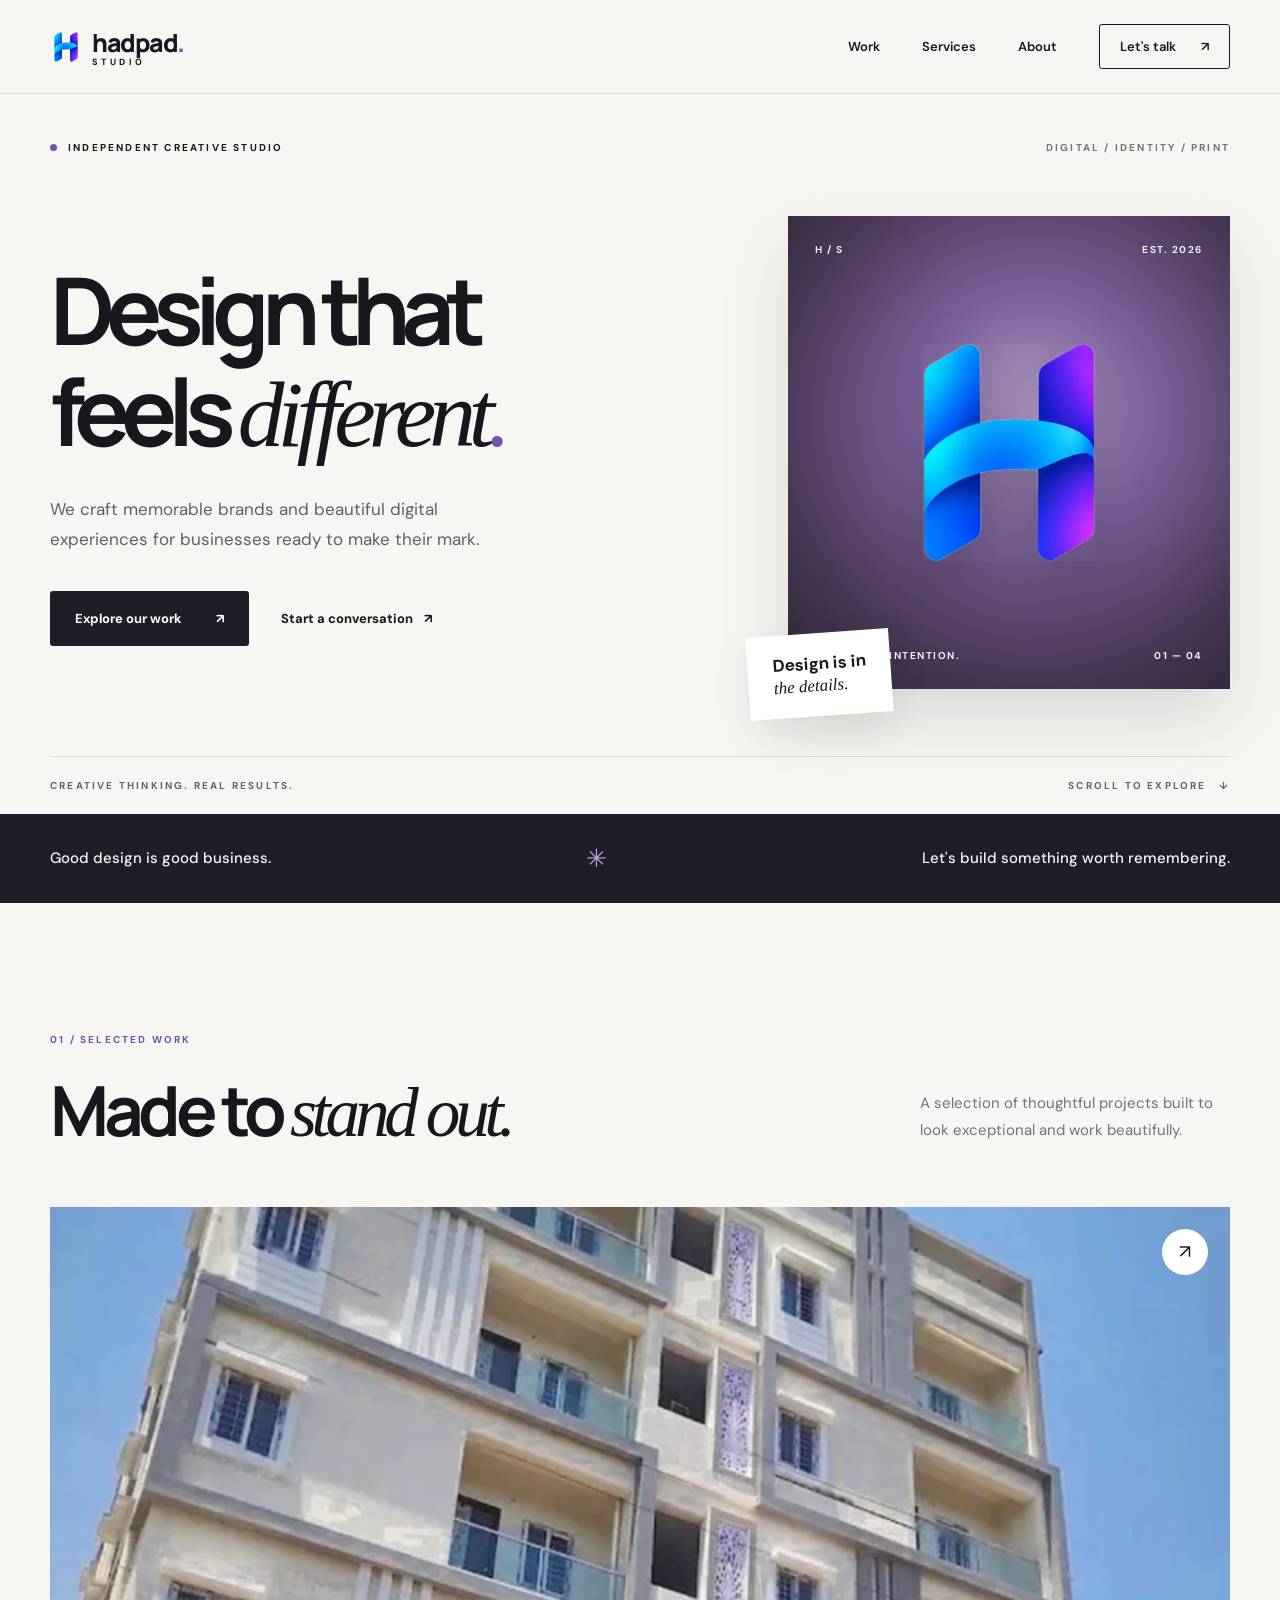
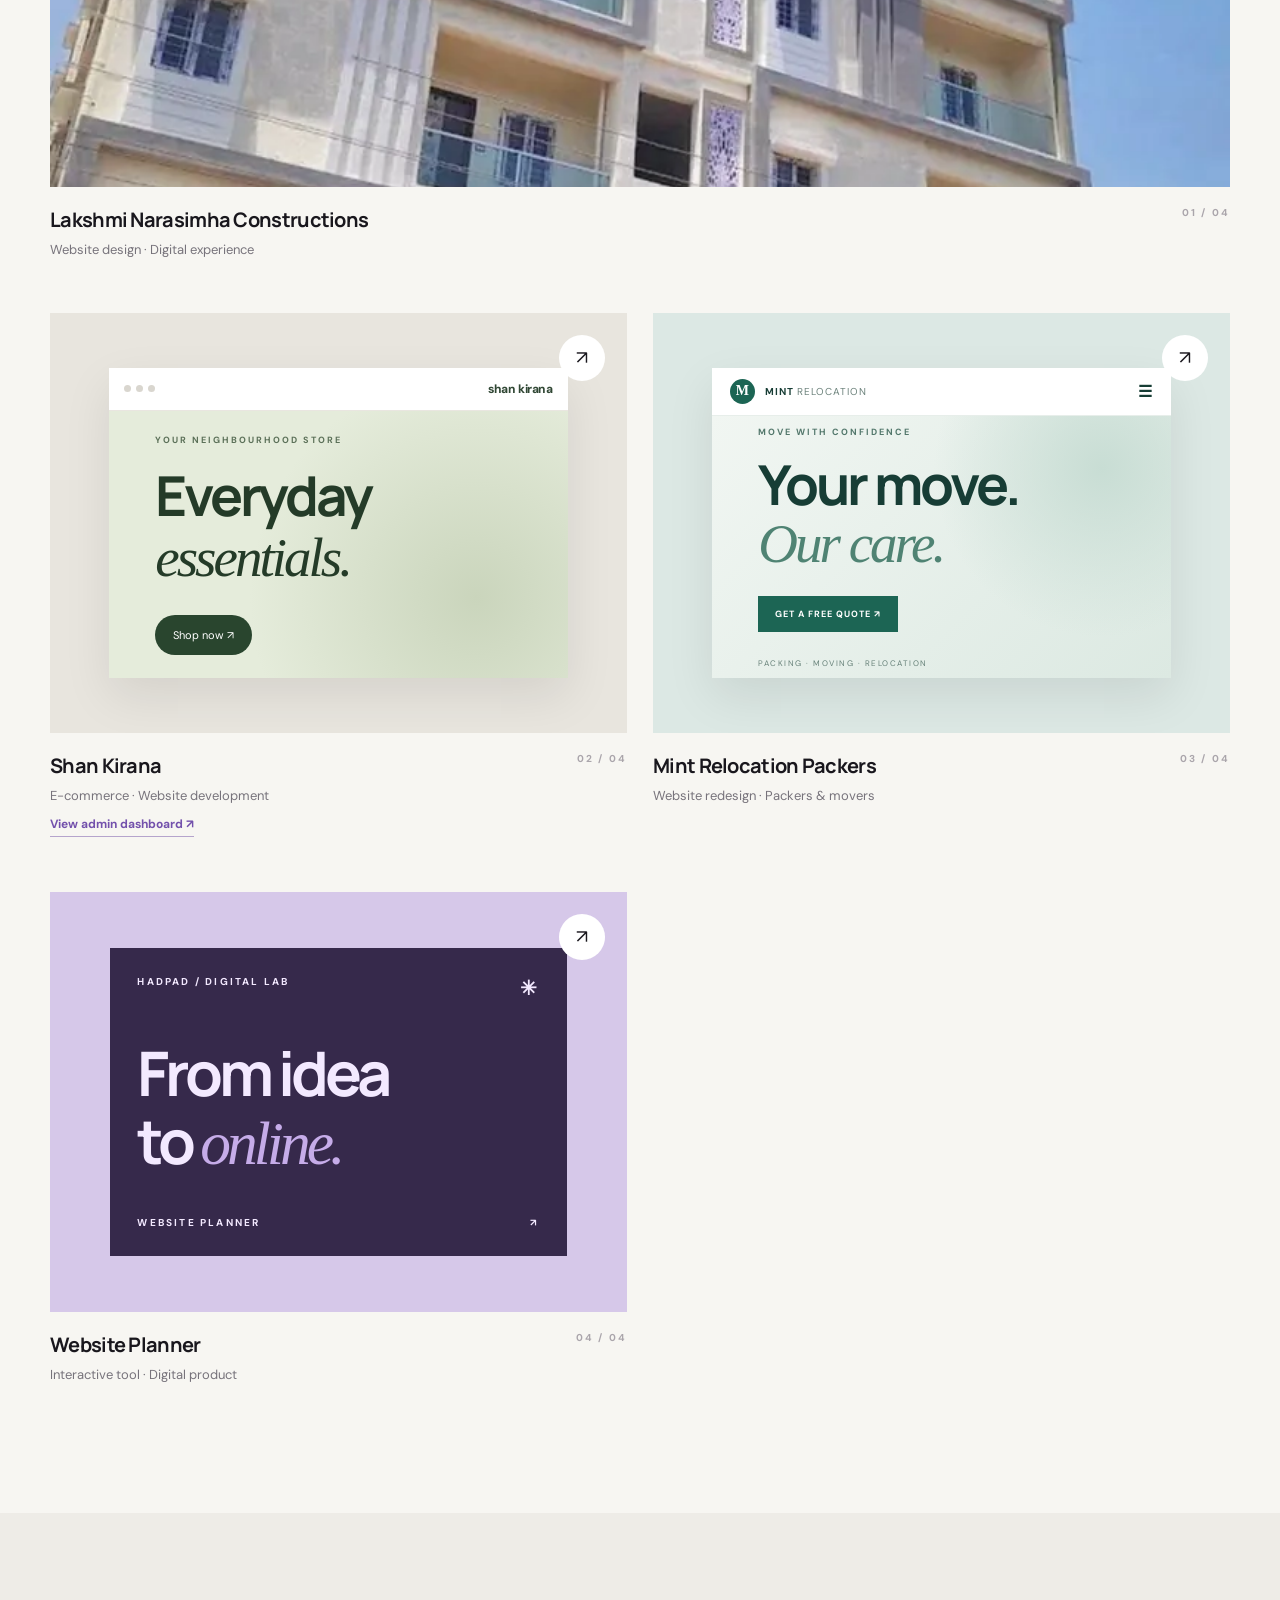
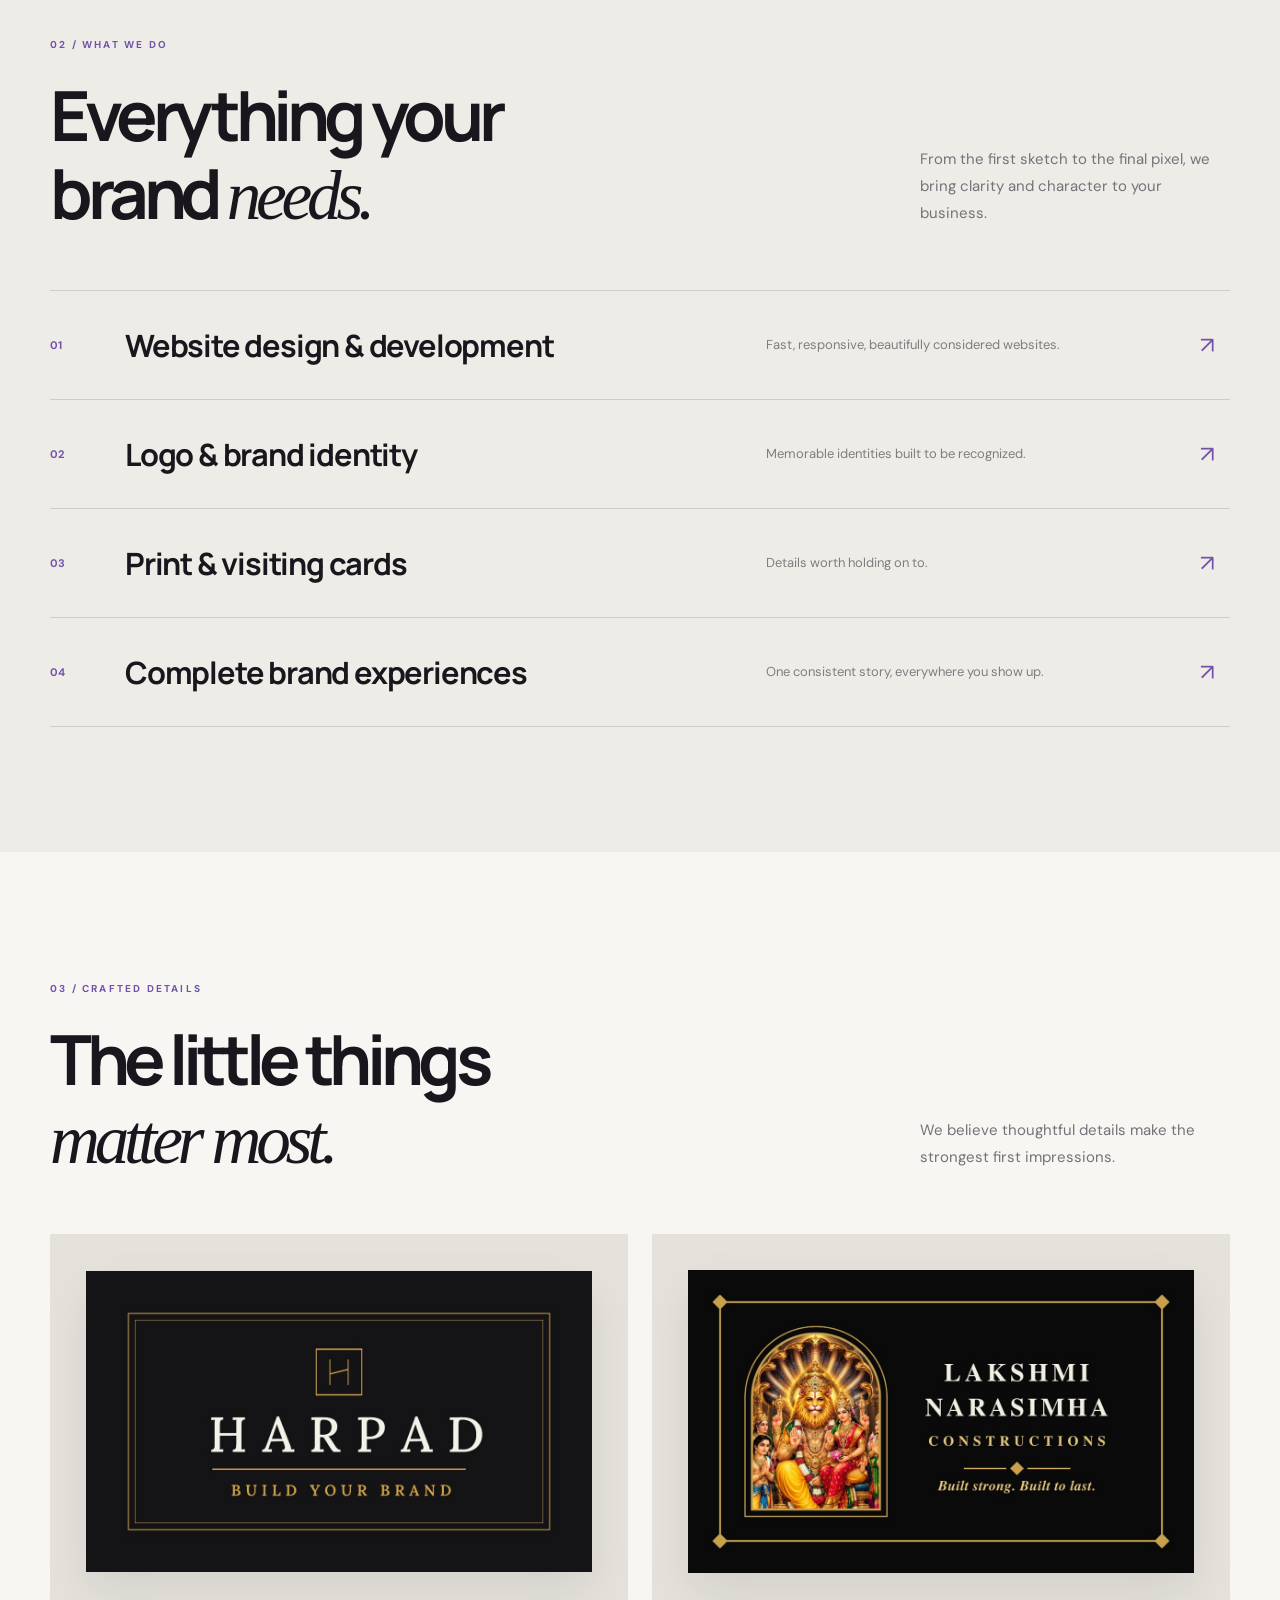
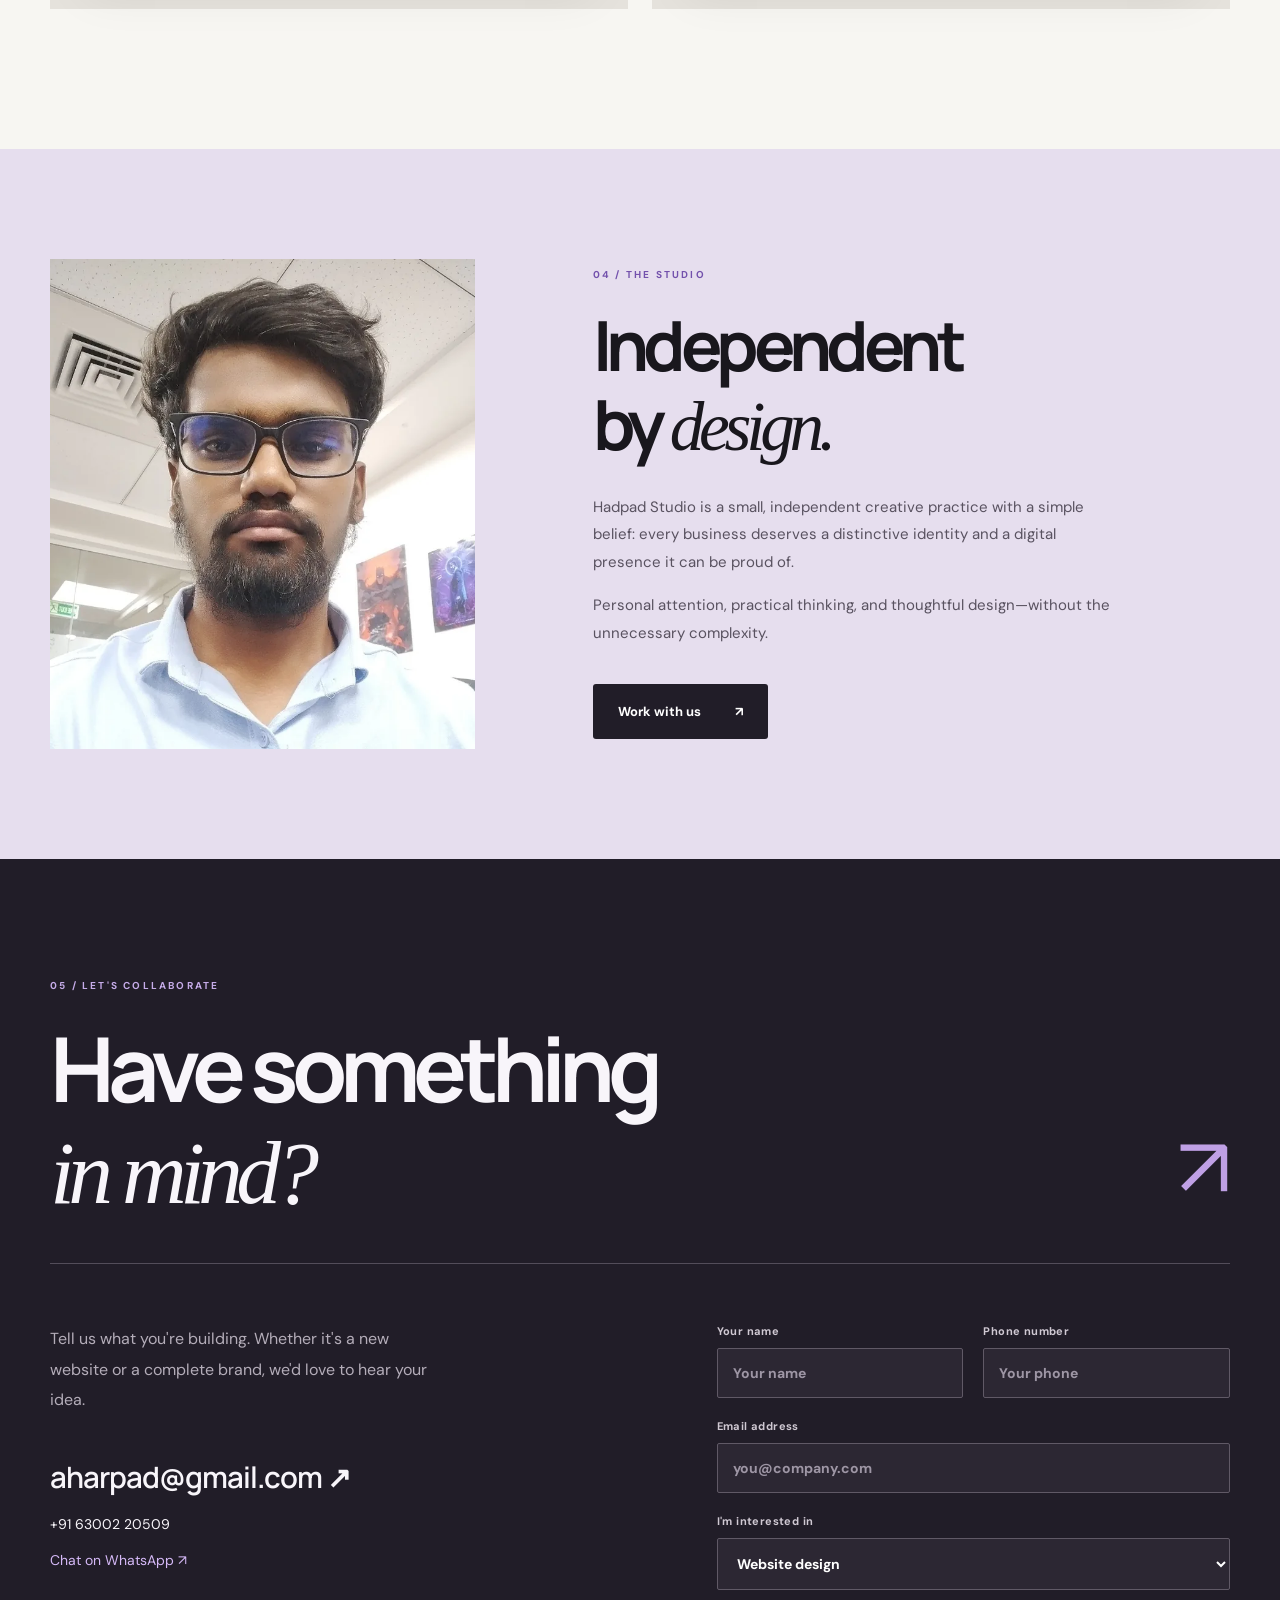
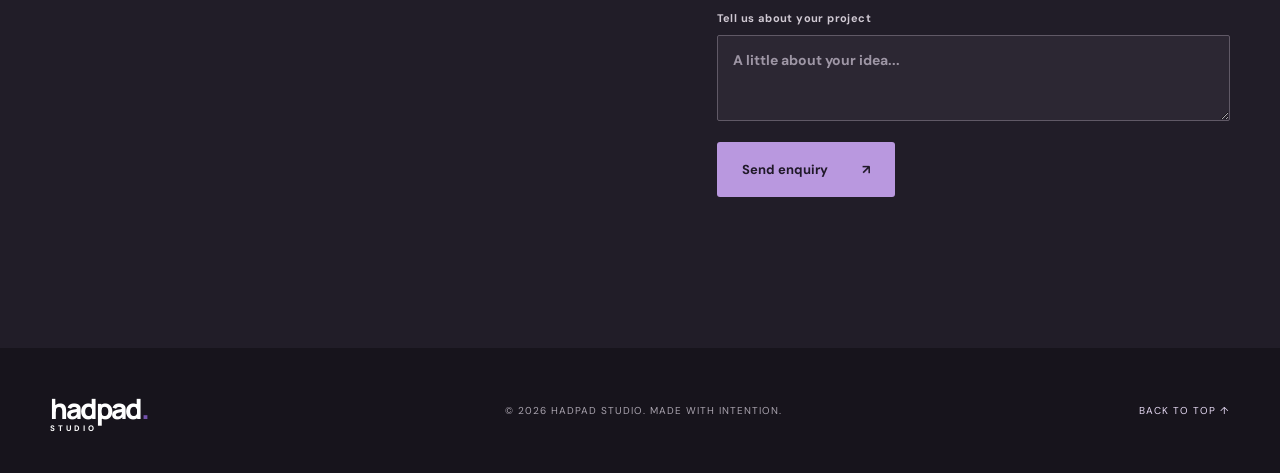
<file: index.html>
<!doctype html>
<html lang="en"><head><meta charset="utf-8"><meta name="viewport" content="width=device-width,initial-scale=1"><meta name="theme-color" content="#f7f6f2"><meta name="description" content="Hadpad Studio is an independent design studio creating distinctive websites, identities, and brand experiences."><title>Hadpad Studio — Thoughtful design, made to matter.</title><link rel="icon" href="images/favicon-32x32.png"><link rel="preconnect" href="https://fonts.googleapis.com"><link rel="preconnect" href="https://fonts.gstatic.com" crossorigin><link href="https://fonts.googleapis.com/css2?family=DM+Sans:wght@400;500;600;700&family=Manrope:wght@400;500;600;700;800&display=swap" rel="stylesheet"><link rel="stylesheet" href="style.css"></head>
<body><header class="header" id="top"><div class="container header-inner"><a class="wordmark" href="#top"><img src="images/logo-nav.webp" alt=""/><span>hadpad<span class="purple">.</span><small>STUDIO</small></span></a><nav id="nav" aria-label="Main navigation"><a href="#work">Work</a><a href="#services">Services</a><a href="#about">About</a><a class="nav-contact" href="#contact">Let's talk <span>↗</span></a></nav><button id="menu" class="menu" aria-label="Open navigation" aria-expanded="false">☰</button></div></header>
<main><section class="hero container"><div class="hero-kicker"><span class="status-dot"></span> INDEPENDENT CREATIVE STUDIO <span class="hero-kicker-end">DIGITAL / IDENTITY / PRINT</span></div><div class="hero-body"><div class="hero-copy"><h1>Design that<br>feels <span class="serif">different<span class="purple">.</span></span></h1><p>We craft memorable brands and beautiful digital experiences for businesses ready to make their mark.</p><div class="hero-buttons"><a class="btn btn-dark" href="#work">Explore our work <span>↗</span></a><a class="quiet-link" href="#contact">Start a conversation <span>↗</span></a></div></div><div class="hero-visual"><div class="visual-plate"><div class="visual-top"><span>H / S</span><span>EST. 2026</span></div><div class="visual-center"><img src="images/logo-hero.webp" alt="Hadpad Studio visual identity" onerror="this.src='images/logo.png'"></div><div class="visual-bottom"><span>MADE WITH INTENTION.</span><span>01 — 04</span></div></div><div class="floating-label">Design is in<br><em>the details.</em></div></div></div><div class="hero-footer"><span>CREATIVE THINKING. REAL RESULTS.</span><a href="#work">SCROLL TO EXPLORE <span>↓</span></a></div></section>
<section class="intro-strip"><div class="container strip-inner"><span>Good design is good business.</span><span class="star">✳</span><span>Let's build something worth remembering.</span></div></section>
<section class="section work container" id="work"><div class="section-header"><div><div class="eyebrow">01 / SELECTED WORK</div><h2>Made to <span class="serif">stand out.</span></h2></div><p>A selection of thoughtful projects built to look exceptional and work beautifully.</p></div><div class="projects"><article class="project project-wide"><a class="project-art art-lnc" href="https://lakshmi-narasimha-constructions.aharpad.workers.dev/" target="_blank" rel="noopener noreferrer"><img src="images/project-lnc.webp" alt="Lakshmi Narasimha Constructions website"><span class="circle-arrow">↗</span></a><div class="project-caption"><div><h3>Lakshmi Narasimha Constructions</h3><p>Website design · Digital experience</p></div><span class="project-index">01 / 04</span></div></article><article class="project"><a class="project-art art-kirana" href="https://9713177f.shan-kirana.pages.dev" target="_blank" rel="noopener noreferrer"><div class="kirana-preview"><div class="preview-top"><i></i><i></i><i></i><span>shan kirana</span></div><div class="kirana-body"><span class="kirana-small">YOUR NEIGHBOURHOOD STORE</span><strong>Everyday<br><em>essentials.</em></strong><span class="kirana-pill">Shop now ↗</span></div></div><span class="circle-arrow">↗</span></a><div class="project-caption"><div><h3>Shan Kirana</h3><p>E-commerce · Website development</p><a class="admin-link" href="https://9713177f.shan-kirana.pages.dev/admin" target="_blank" rel="noopener noreferrer">View admin dashboard ↗</a></div><span class="project-index">02 / 04</span></div></article><article class="project"><a class="project-art art-mint" href="https://mint-relocation-packers.aharpad.workers.dev" target="_blank" rel="noopener noreferrer"><div class="mint-preview"><div class="mint-top"><span class="mint-mark">M</span><span>MINT <b>RELOCATION</b></span><span class="mint-menu">☰</span></div><div class="mint-body"><span class="mint-kicker">MOVE WITH CONFIDENCE</span><strong>Your move.<br><em>Our care.</em></strong><span class="mint-cta">GET A FREE QUOTE ↗</span><div class="mint-foot">PACKING · MOVING · RELOCATION</div></div></div><span class="circle-arrow">↗</span></a><div class="project-caption"><div><h3>Mint Relocation Packers</h3><p>Website redesign · Packers &amp; movers</p></div><span class="project-index">03 / 04</span></div></article><article class="project"><a class="project-art art-planner" href="https://web-builder.aharpad.workers.dev/" target="_blank" rel="noopener noreferrer"><div class="planner-preview"><div class="planner-top">HADPAD / DIGITAL LAB <span>✳</span></div><strong>From idea<br>to <em>online.</em></strong><div class="planner-bottom"><span>WEBSITE PLANNER</span><span>↗</span></div></div><span class="circle-arrow">↗</span></a><div class="project-caption"><div><h3>Website Planner</h3><p>Interactive tool · Digital product</p></div><span class="project-index">04 / 04</span></div></article></div></section>
<section class="services" id="services"><div class="container"><div class="section-header"><div><div class="eyebrow">02 / WHAT WE DO</div><h2>Everything your<br>brand <span class="serif">needs.</span></h2></div><p>From the first sketch to the final pixel, we bring clarity and character to your business.</p></div><div class="service-list"><div class="service"><span>01</span><h3>Website design & development</h3><p>Fast, responsive, beautifully considered websites.</p><span class="service-arrow">↗</span></div><div class="service"><span>02</span><h3>Logo & brand identity</h3><p>Memorable identities built to be recognized.</p><span class="service-arrow">↗</span></div><div class="service"><span>03</span><h3>Print & visiting cards</h3><p>Details worth holding on to.</p><span class="service-arrow">↗</span></div><div class="service"><span>04</span><h3>Complete brand experiences</h3><p>One consistent story, everywhere you show up.</p><span class="service-arrow">↗</span></div></div></div></section>
<section class="section details container"><div class="section-header"><div><div class="eyebrow">03 / CRAFTED DETAILS</div><h2>The little things<br><span class="serif">matter most.</span></h2></div><p>We believe thoughtful details make the strongest first impressions.</p></div><div class="detail-grid"><div class="detail-card"><img src="images/card-harpad-front.jpg" alt="Hadpad Studio visiting card front" loading="lazy"></div><div class="detail-card"><img src="images/card-lnc-front.jpg" alt="Lakshmi Narasimha Constructions visiting card" loading="lazy"></div></div></section>
<section class="about" id="about"><div class="container about-grid"><div class="about-photo"><img src="images/founder.webp" alt="Hadpad Studio founder" loading="lazy"></div><div class="about-copy"><div class="eyebrow">04 / THE STUDIO</div><h2>Independent<br>by <span class="serif">design.</span></h2><p>Hadpad Studio is a small, independent creative practice with a simple belief: every business deserves a distinctive identity and a digital presence it can be proud of.</p><p>Personal attention, practical thinking, and thoughtful design—without the unnecessary complexity.</p><a class="btn btn-dark" href="#contact">Work with us <span>↗</span></a></div></div></section>
<section class="contact" id="contact"><div class="container"><div class="eyebrow">05 / LET'S COLLABORATE</div><div class="contact-heading"><h2>Have something<br><span class="serif">in mind?</span></h2><span class="contact-symbol">↗</span></div><div class="contact-layout"><div class="contact-left"><p>Tell us what you're building. Whether it's a new website or a complete brand, we'd love to hear your idea.</p><a class="email" href="mailto:aharpad@gmail.com">aharpad@gmail.com ↗</a><a href="tel:+916300220509">+91 63002 20509</a><a class="whatsapp" href="https://wa.me/916300220509?text=Hi%20Amar%2C%20I%20have%20a%20project%20in%20mind." target="_blank" rel="noopener noreferrer">Chat on WhatsApp ↗</a></div><form id="f" class="contact-form" novalidate><input name="_honey" class="hp" type="text" tabindex="-1" autocomplete="off" aria-hidden="true"><div class="form-row"><label>Your name<input name="name" required placeholder="Your name" autocomplete="name"></label><label>Phone number<input name="phone" type="tel" required placeholder="Your phone" autocomplete="tel"></label></div><label>Email address<input name="email" type="email" placeholder="you@company.com" autocomplete="email"></label><label>I'm interested in<select name="service"><option>Website design</option><option>Logo design</option><option>Visiting cards</option><option>Full brand package</option><option>Something else</option></select></label><label>Tell us about your project<textarea name="message" rows="3" placeholder="A little about your idea..."></textarea></label><button class="btn btn-purple" type="submit">Send enquiry <span>↗</span></button><p id="msg" role="status" aria-live="polite"></p></form></div></div></section></main>
<footer><div class="container footer-inner"><a class="footer-logo" href="#top">hadpad<span>.</span><small>STUDIO</small></a><span>© 2026 HADPAD STUDIO. MADE WITH INTENTION.</span><a href="#top">BACK TO TOP ↑</a></div></footer><script src="script.js"></script></body></html>
</file>
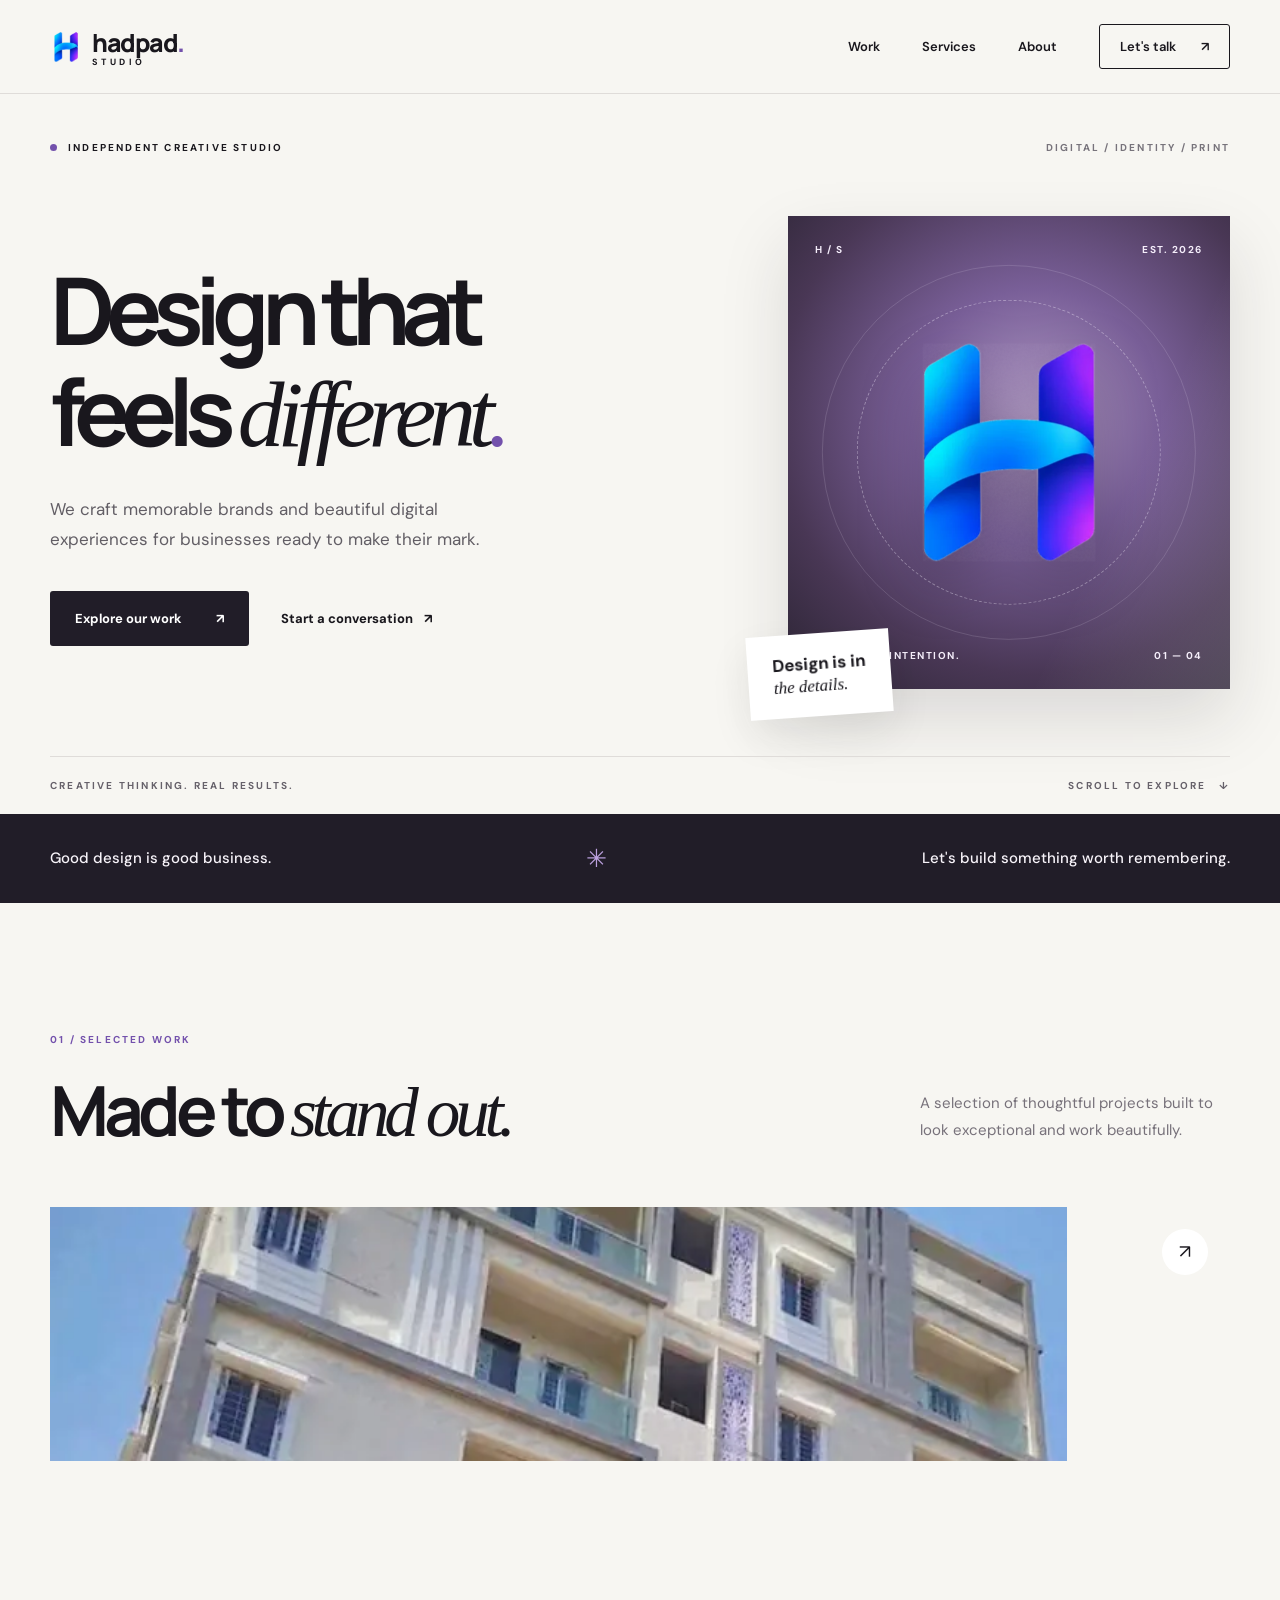
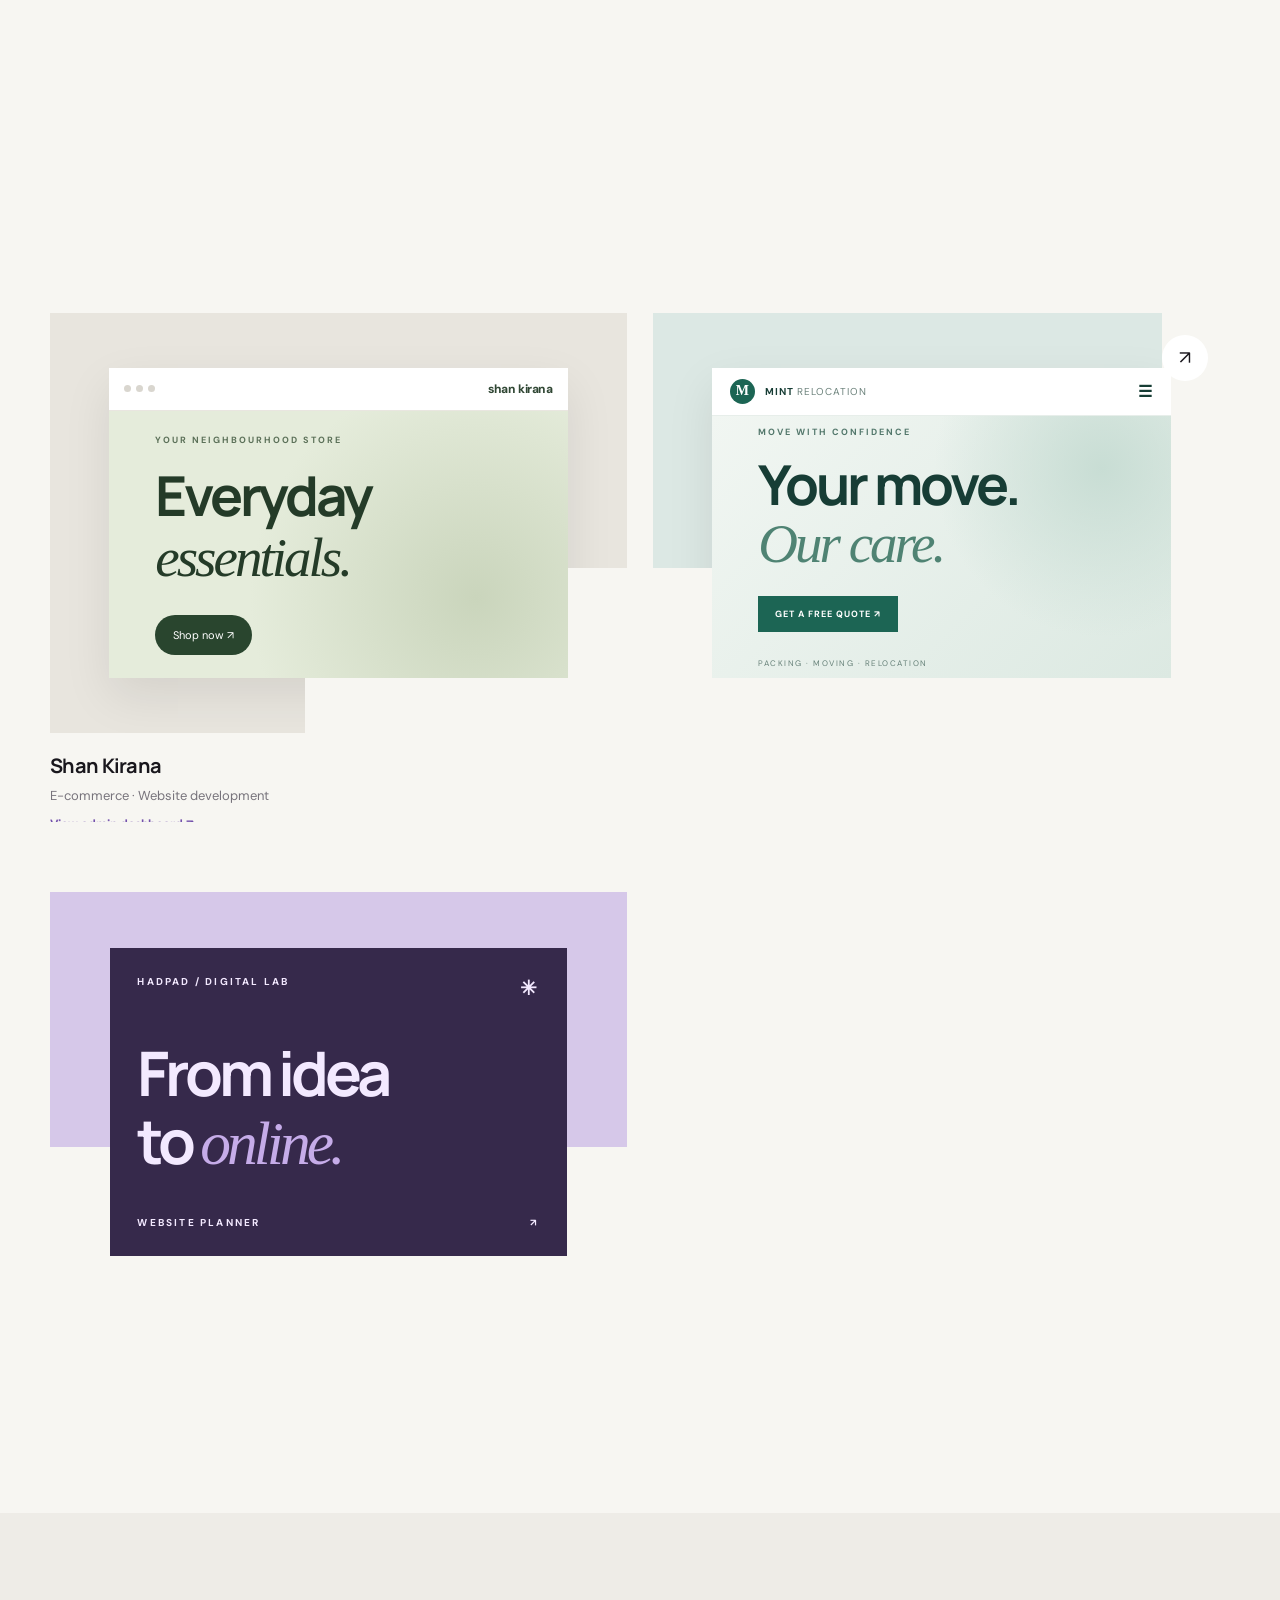
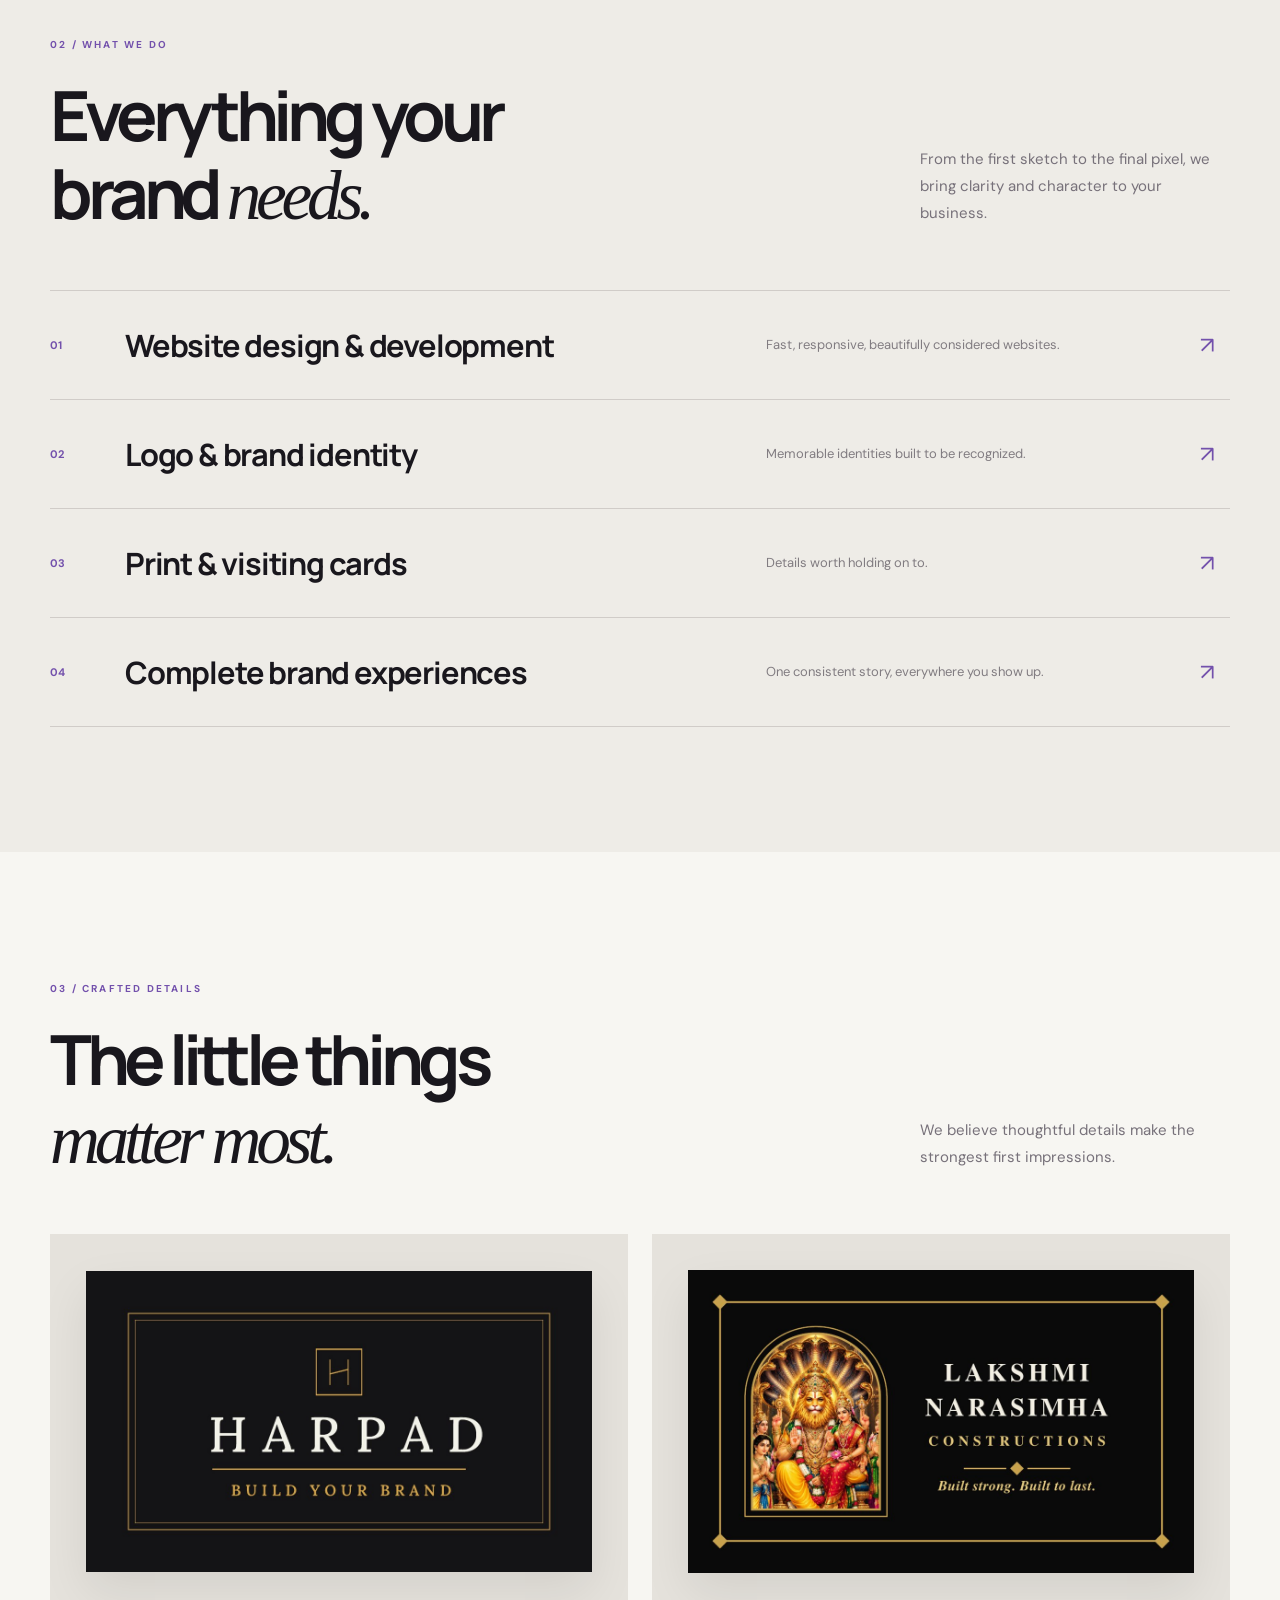
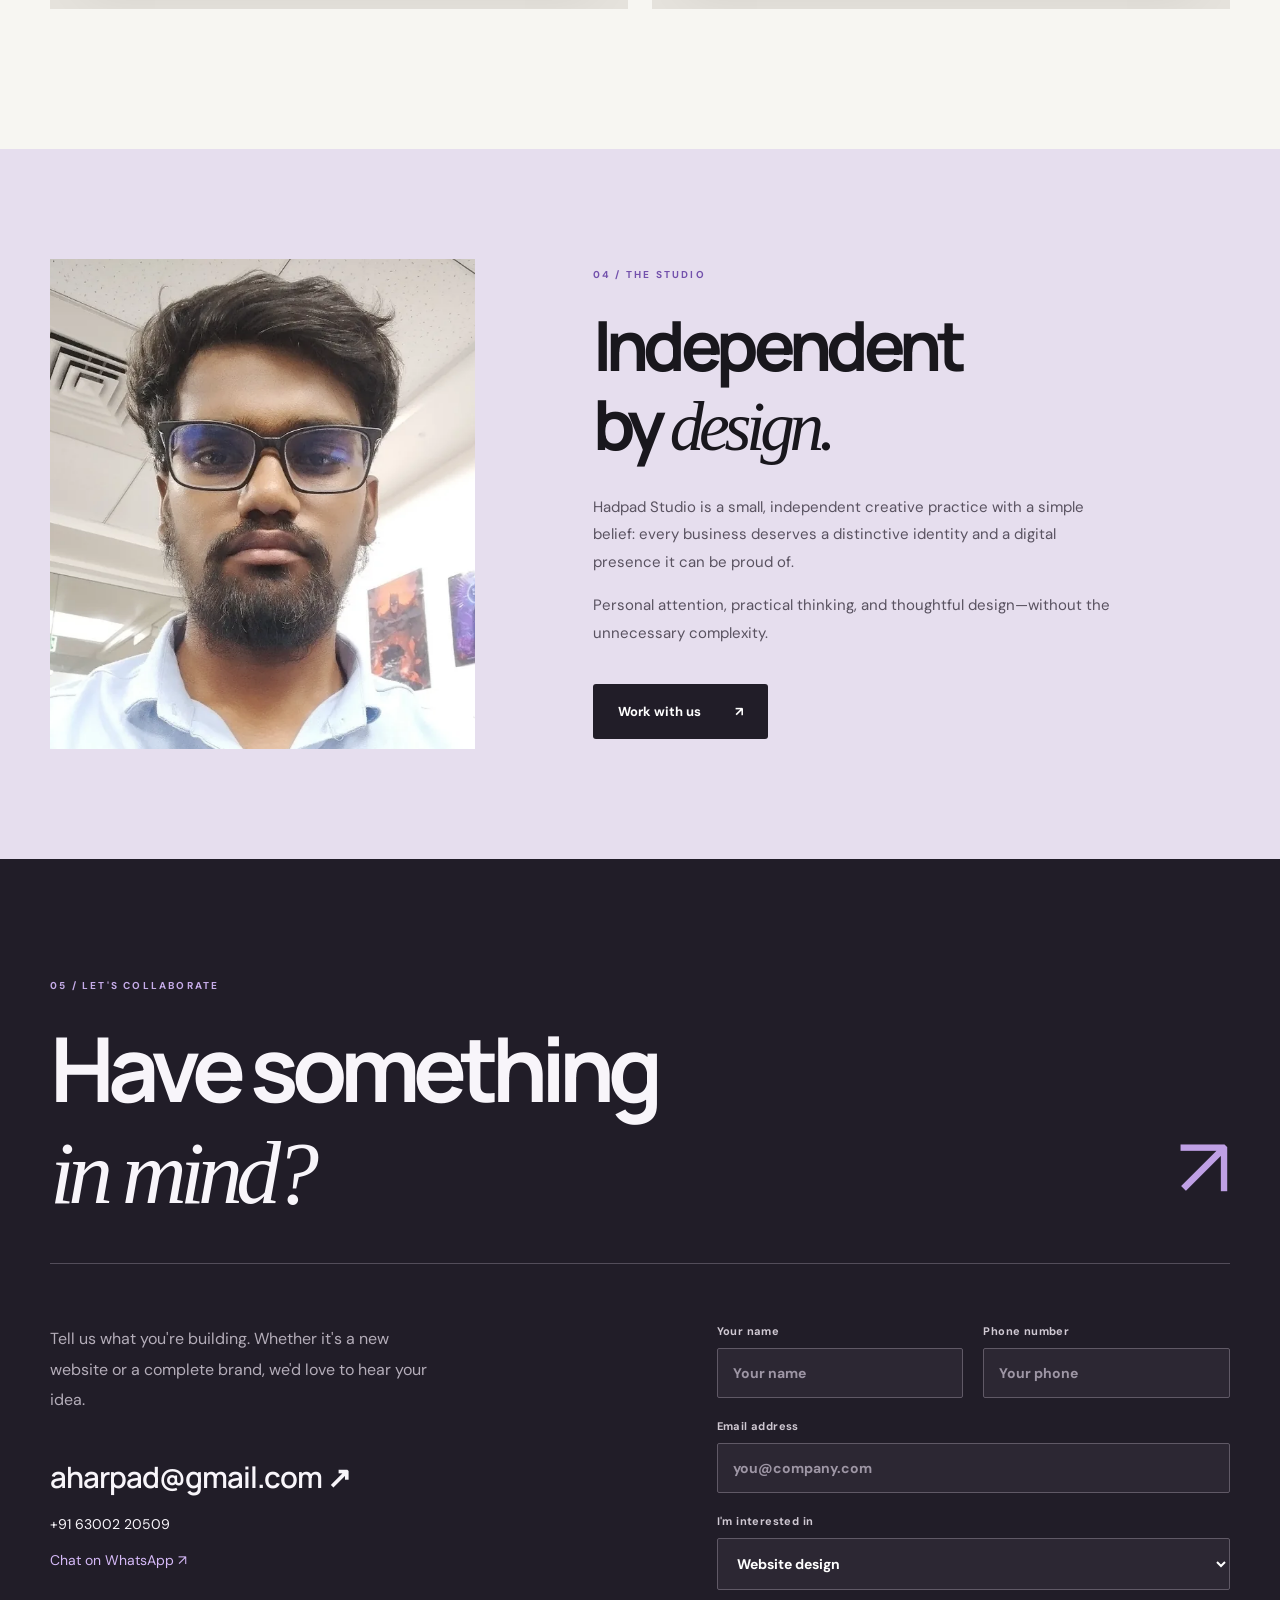
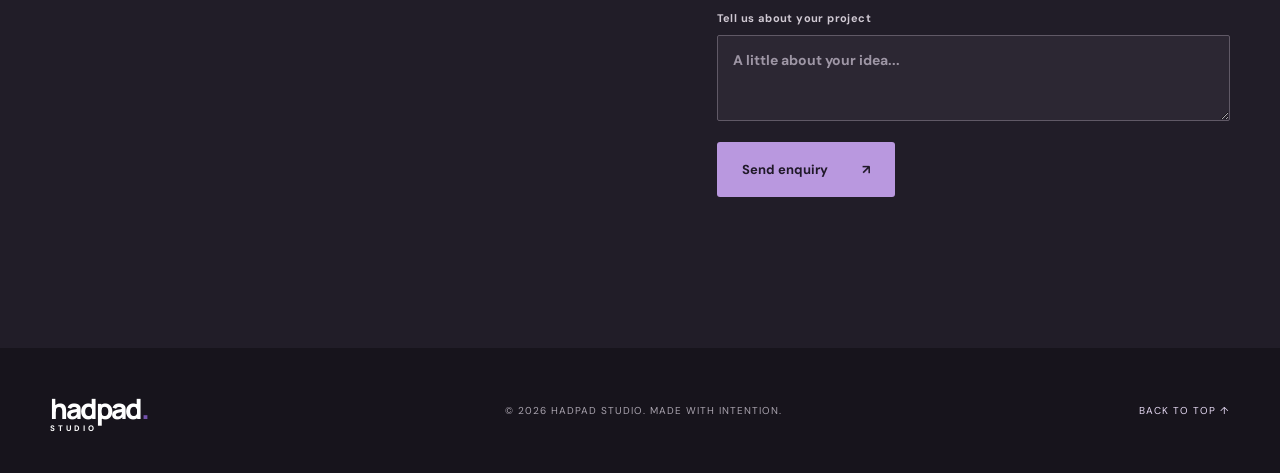
<file: hadpad-studio-website/index.html>
<!doctype html>
<html lang="en"><head><meta charset="utf-8"><meta name="viewport" content="width=device-width,initial-scale=1"><meta name="theme-color" content="#f7f6f2"><meta name="description" content="Hadpad Studio is an independent design studio creating distinctive websites, identities, and brand experiences."><title>Hadpad Studio — Thoughtful design, made to matter.</title><link rel="icon" href="images/favicon-32x32.png"><link rel="preconnect" href="https://fonts.googleapis.com"><link rel="preconnect" href="https://fonts.gstatic.com" crossorigin><link href="https://fonts.googleapis.com/css2?family=DM+Sans:wght@400;500;600;700&family=Manrope:wght@400;500;600;700;800&display=swap" rel="stylesheet"><link rel="stylesheet" href="style.css"><link rel="stylesheet" href="anim.css"><script>document.documentElement.classList.add("js")</script></head>
<body><header class="header" id="top"><div class="container header-inner"><a class="wordmark" href="#top"><img src="images/logo-nav.webp" alt=""/><span>hadpad<span class="purple">.</span><small>STUDIO</small></span></a><nav id="nav" aria-label="Main navigation"><a href="#work">Work</a><a href="#services">Services</a><a href="#about">About</a><a class="nav-contact" href="#contact">Let's talk <span>↗</span></a></nav><button id="menu" class="menu" aria-label="Open navigation" aria-expanded="false">☰</button></div></header>
<main><section class="hero container"><div class="hero-kicker"><span class="status-dot"></span> INDEPENDENT CREATIVE STUDIO <span class="hero-kicker-end">DIGITAL / IDENTITY / PRINT</span></div><div class="hero-body"><div class="hero-copy"><h1>Design that<br>feels <span class="serif">different<span class="purple">.</span></span></h1><p>We craft memorable brands and beautiful digital experiences for businesses ready to make their mark.</p><div class="hero-buttons"><a class="btn btn-dark" href="#work">Explore our work <span>↗</span></a><a class="quiet-link" href="#contact">Start a conversation <span>↗</span></a></div></div><div class="hero-visual"><div class="visual-plate"><div class="visual-top"><span>H / S</span><span>EST. 2026</span></div><div class="visual-center"><img src="images/logo-hero.webp" alt="Hadpad Studio visual identity" onerror="this.src='images/logo.png'"></div><div class="visual-bottom"><span>MADE WITH INTENTION.</span><span>01 — 04</span></div></div><div class="floating-label">Design is in<br><em>the details.</em></div></div></div><div class="hero-footer"><span>CREATIVE THINKING. REAL RESULTS.</span><a href="#work">SCROLL TO EXPLORE <span>↓</span></a></div></section>
<section class="intro-strip"><div class="container strip-inner"><span>Good design is good business.</span><span class="star">✳</span><span>Let's build something worth remembering.</span></div></section>
<section class="section work container" id="work"><div class="section-header"><div><div class="eyebrow">01 / SELECTED WORK</div><h2>Made to <span class="serif">stand out.</span></h2></div><p>A selection of thoughtful projects built to look exceptional and work beautifully.</p></div><div class="projects"><article class="project project-wide"><a class="project-art art-lnc" href="https://lakshmi-narasimha-constructions.aharpad.workers.dev/" target="_blank" rel="noopener noreferrer"><img src="images/project-lnc.webp" alt="Lakshmi Narasimha Constructions website"><span class="circle-arrow">↗</span></a><div class="project-caption"><div><h3>Lakshmi Narasimha Constructions</h3><p>Website design · Digital experience</p></div><span class="project-index">01 / 04</span></div></article><article class="project"><a class="project-art art-kirana" href="https://9713177f.shan-kirana.pages.dev" target="_blank" rel="noopener noreferrer"><div class="kirana-preview"><div class="preview-top"><i></i><i></i><i></i><span>shan kirana</span></div><div class="kirana-body"><span class="kirana-small">YOUR NEIGHBOURHOOD STORE</span><strong>Everyday<br><em>essentials.</em></strong><span class="kirana-pill">Shop now ↗</span></div></div><span class="circle-arrow">↗</span></a><div class="project-caption"><div><h3>Shan Kirana</h3><p>E-commerce · Website development</p><a class="admin-link" href="https://9713177f.shan-kirana.pages.dev/admin" target="_blank" rel="noopener noreferrer">View admin dashboard ↗</a></div><span class="project-index">02 / 04</span></div></article><article class="project"><a class="project-art art-mint" href="https://mint-relocation-packers.aharpad.workers.dev" target="_blank" rel="noopener noreferrer"><div class="mint-preview"><div class="mint-top"><span class="mint-mark">M</span><span>MINT <b>RELOCATION</b></span><span class="mint-menu">☰</span></div><div class="mint-body"><span class="mint-kicker">MOVE WITH CONFIDENCE</span><strong>Your move.<br><em>Our care.</em></strong><span class="mint-cta">GET A FREE QUOTE ↗</span><div class="mint-foot">PACKING · MOVING · RELOCATION</div></div></div><span class="circle-arrow">↗</span></a><div class="project-caption"><div><h3>Mint Relocation Packers</h3><p>Website redesign · Packers &amp; movers</p></div><span class="project-index">03 / 04</span></div></article><article class="project"><a class="project-art art-planner" href="https://web-builder.aharpad.workers.dev/" target="_blank" rel="noopener noreferrer"><div class="planner-preview"><div class="planner-top">HADPAD / DIGITAL LAB <span>✳</span></div><strong>From idea<br>to <em>online.</em></strong><div class="planner-bottom"><span>WEBSITE PLANNER</span><span>↗</span></div></div><span class="circle-arrow">↗</span></a><div class="project-caption"><div><h3>Website Planner</h3><p>Interactive tool · Digital product</p></div><span class="project-index">04 / 04</span></div></article></div></section>
<section class="services" id="services"><div class="container"><div class="section-header"><div><div class="eyebrow">02 / WHAT WE DO</div><h2>Everything your<br>brand <span class="serif">needs.</span></h2></div><p>From the first sketch to the final pixel, we bring clarity and character to your business.</p></div><div class="service-list"><div class="service"><span>01</span><h3>Website design & development</h3><p>Fast, responsive, beautifully considered websites.</p><span class="service-arrow">↗</span></div><div class="service"><span>02</span><h3>Logo & brand identity</h3><p>Memorable identities built to be recognized.</p><span class="service-arrow">↗</span></div><div class="service"><span>03</span><h3>Print & visiting cards</h3><p>Details worth holding on to.</p><span class="service-arrow">↗</span></div><div class="service"><span>04</span><h3>Complete brand experiences</h3><p>One consistent story, everywhere you show up.</p><span class="service-arrow">↗</span></div></div></div></section>
<section class="section details container"><div class="section-header"><div><div class="eyebrow">03 / CRAFTED DETAILS</div><h2>The little things<br><span class="serif">matter most.</span></h2></div><p>We believe thoughtful details make the strongest first impressions.</p></div><div class="detail-grid"><div class="detail-card"><img src="images/card-harpad-front.jpg" alt="Hadpad Studio visiting card front" loading="lazy"></div><div class="detail-card"><img src="images/card-lnc-front.jpg" alt="Lakshmi Narasimha Constructions visiting card" loading="lazy"></div></div></section>
<section class="about" id="about"><div class="container about-grid"><div class="about-photo"><img src="images/founder.webp" alt="Hadpad Studio founder" loading="lazy"></div><div class="about-copy"><div class="eyebrow">04 / THE STUDIO</div><h2>Independent<br>by <span class="serif">design.</span></h2><p>Hadpad Studio is a small, independent creative practice with a simple belief: every business deserves a distinctive identity and a digital presence it can be proud of.</p><p>Personal attention, practical thinking, and thoughtful design—without the unnecessary complexity.</p><a class="btn btn-dark" href="#contact">Work with us <span>↗</span></a></div></div></section>
<section class="contact" id="contact"><div class="container"><div class="eyebrow">05 / LET'S COLLABORATE</div><div class="contact-heading"><h2>Have something<br><span class="serif">in mind?</span></h2><span class="contact-symbol">↗</span></div><div class="contact-layout"><div class="contact-left"><p>Tell us what you're building. Whether it's a new website or a complete brand, we'd love to hear your idea.</p><a class="email" href="mailto:aharpad@gmail.com">aharpad@gmail.com ↗</a><a href="tel:+916300220509">+91 63002 20509</a><a class="whatsapp" href="https://wa.me/916300220509?text=Hi%20Amar%2C%20I%20have%20a%20project%20in%20mind." target="_blank" rel="noopener noreferrer">Chat on WhatsApp ↗</a></div><form id="f" class="contact-form" novalidate><input name="_honey" class="hp" type="text" tabindex="-1" autocomplete="off" aria-hidden="true"><div class="form-row"><label>Your name<input name="name" required placeholder="Your name" autocomplete="name"></label><label>Phone number<input name="phone" type="tel" required placeholder="Your phone" autocomplete="tel"></label></div><label>Email address<input name="email" type="email" placeholder="you@company.com" autocomplete="email"></label><label>I'm interested in<select name="service"><option>Website design</option><option>Logo design</option><option>Visiting cards</option><option>Full brand package</option><option>Something else</option></select></label><label>Tell us about your project<textarea name="message" rows="3" placeholder="A little about your idea..."></textarea></label><button class="btn btn-purple" type="submit">Send enquiry <span>↗</span></button><p id="msg" role="status" aria-live="polite"></p></form></div></div></section></main>
<footer><div class="container footer-inner"><a class="footer-logo" href="#top">hadpad<span>.</span><small>STUDIO</small></a><span>© 2026 HADPAD STUDIO. MADE WITH INTENTION.</span><a href="#top">BACK TO TOP ↑</a></div></footer><script src="anim.js" defer></script><script src="script.js"></script></body></html>
</file>
<file: style.css>
:root{--bg:#f7f6f2;--ink:#19171d;--muted:#77737b;--purple:#7351ac;--line:#dfdcd9;--dark:#211d28;--white:#fff}*{box-sizing:border-box}html{scroll-behavior:smooth}body{margin:0;background:var(--bg);color:var(--ink);font-family:'DM Sans',sans-serif;-webkit-font-smoothing:antialiased}a{color:inherit;text-decoration:none}button,input,textarea,select{font:inherit}button{cursor:pointer}img{max-width:100%;display:block}.container{width:min(1360px,calc(100% - 100px));margin:auto}.header{height:94px;border-bottom:1px solid var(--line);background:rgba(247,246,242,.96);position:sticky;top:0;z-index:20;backdrop-filter:blur(16px)}.header-inner{height:100%;display:flex;align-items:center;justify-content:space-between}.wordmark{display:flex;align-items:center;gap:10px;font-family:Manrope,sans-serif;font-weight:800;font-size:25px;letter-spacing:-1.5px}.wordmark img{width:32px;height:32px;object-fit:contain}.wordmark small,.footer-logo small{display:block;font:700 9px 'DM Sans',sans-serif;letter-spacing:3.4px;margin-top:-4px}.purple,.footer-logo>span{color:var(--purple)}nav{display:flex;align-items:center;gap:42px;font-size:13px;font-weight:600}nav>a:hover,.quiet-link:hover,.admin-link:hover{color:var(--purple)}.nav-contact{padding:13px 20px;border:1px solid var(--ink);border-radius:3px;display:flex;gap:25px}.nav-contact:hover{background:var(--ink);color:white}.menu{display:none;background:none;border:0;font-size:27px}.hero{padding-top:47px}.hero-kicker,.eyebrow,.hero-footer,.visual-top,.visual-bottom,.project-index,.planner-top,.planner-bottom{font-size:10px;letter-spacing:2.2px;font-weight:700}.hero-kicker{display:flex;align-items:center;gap:11px}.status-dot{width:7px;height:7px;border-radius:50%;background:var(--purple)}.hero-kicker-end{margin-left:auto;color:var(--muted)}.hero-body{display:grid;grid-template-columns:1.22fr .78fr;gap:4%;align-items:center;padding:62px 0 67px}.hero-copy h1{font-family:Manrope,sans-serif;font-size:clamp(64px,7.3vw,119px);letter-spacing:-.095em;line-height:1.08;margin:0 0 28px;font-weight:700}.serif{font-family:Georgia,'Times New Roman',serif;font-style:italic;font-weight:400;letter-spacing:-.075em}.hero-copy p{max-width:460px;font-size:17px;line-height:1.8;color:#625e65;margin:0 0 36px}.hero-buttons{display:flex;align-items:center;gap:32px;flex-wrap:wrap}.btn{display:inline-flex;justify-content:space-between;align-items:center;gap:34px;padding:19px 25px;font-size:13px;font-weight:700;border:0;border-radius:3px;transition:transform .2s,background .2s}.btn:hover{transform:translateY(-3px)}.btn-dark{background:var(--dark);color:white}.btn-dark:hover{background:#40304d}.quiet-link{font-size:13px;font-weight:700}.quiet-link span{margin-left:8px}.hero-visual{position:relative;max-width:510px;width:100%;justify-self:end}.visual-plate{aspect-ratio:1/1.07;background:radial-gradient(circle at 56% 42%,#b29ac7 0%,#795f98 34%,#493755 70%,#292331 100%);padding:27px;color:#f5eefb;display:flex;flex-direction:column;justify-content:space-between;box-shadow:0 30px 65px rgba(33,29,40,.13)}.visual-top,.visual-bottom{display:flex;justify-content:space-between;letter-spacing:1.5px}.visual-center{display:grid;place-items:center;flex:1}.visual-center img{max-height:235px;max-width:75%;object-fit:contain;filter:drop-shadow(0 22px 32px rgba(0,0,0,.22))}.floating-label{position:absolute;bottom:-27px;left:-40px;background:#fff;padding:19px 25px;box-shadow:0 18px 40px #24202816;font-size:17px;font-weight:700;line-height:1.3;transform:rotate(-4deg)}.floating-label em{font-family:Georgia,serif;font-weight:400}.hero-footer{border-top:1px solid var(--line);padding:22px 0;display:flex;justify-content:space-between;color:#66616a}.hero-footer a span{margin-left:8px}.intro-strip{background:var(--dark);color:#f8f4fa}.strip-inner{display:flex;align-items:center;justify-content:space-between;padding:28px 0;font-size:15px;font-weight:500}.star{font-size:25px;color:#bca1df}.section{padding:130px 0}.section-header{display:flex;justify-content:space-between;align-items:end;gap:50px;margin-bottom:55px}.eyebrow{color:var(--purple);margin-bottom:25px}.section-header h2,.about h2,.contact h2{font:700 clamp(46px,5.4vw,78px)/1.13 Manrope,sans-serif;letter-spacing:-.078em;margin:0}.section-header p{max-width:310px;color:#77717a;font-size:15px;line-height:1.8;margin:0 0 8px}.projects{display:grid;grid-template-columns:1fr 1fr;gap:55px 26px}.project-wide{grid-column:1/-1}.project-art{position:relative;overflow:hidden;display:block;height:420px}.project-wide .project-art{height:580px}.project-art>img{width:100%;height:100%;object-fit:cover;transition:transform .6s}.project-art:hover>img{transform:scale(1.035)}.art-lnc{background:#d4d0ca}.circle-arrow{position:absolute;right:22px;top:22px;width:46px;height:46px;background:#fff;display:grid;place-items:center;border-radius:50%;font-size:19px;transition:transform .2s}.project-art:hover .circle-arrow{transform:rotate(45deg)}.project-caption{display:flex;justify-content:space-between;gap:20px;padding-top:19px}.project-caption h3{font:700 20px Manrope,sans-serif;letter-spacing:-.7px;margin:0 0 8px}.project-caption p{margin:0;color:var(--muted);font-size:13px}.project-index{color:#aaa5ab;white-space:nowrap}.admin-link{display:inline-block;margin-top:12px;color:var(--purple);font-size:12px;font-weight:700;border-bottom:1px solid #b5a4cc;padding-bottom:4px}.art-kirana{background:#e8e5de;display:grid;place-items:center;padding:34px}.kirana-preview{width:90%;height:88%;background:#f9f8f3;box-shadow:0 18px 45px #00000016;overflow:hidden}.preview-top{height:43px;background:white;border-bottom:1px solid #e9e6e0;display:flex;align-items:center;gap:5px;padding:0 15px}.preview-top i{height:7px;width:7px;border-radius:50%;background:#d9d6cf}.preview-top span{margin-left:auto;font-size:12px;font-weight:800;letter-spacing:-.4px;color:#304734}.kirana-body{height:calc(100% - 43px);background:radial-gradient(circle at 80% 70%,#cad5bc,transparent 55%),#e5ecdb;display:flex;flex-direction:column;justify-content:center;padding:10%}.kirana-small{font-size:9px;letter-spacing:2px;font-weight:700;color:#5b7058}.kirana-body strong{font:700 clamp(34px,4.3vw,66px)/1.1 Manrope,sans-serif;letter-spacing:-3px;margin:19px 0 26px;color:#243b28}.kirana-body em{font-family:Georgia,serif;font-weight:400}.kirana-pill{align-self:start;background:#29452e;color:white;font-size:11px;padding:13px 18px;border-radius:30px}.art-planner{background:#d6c8e9;display:grid;place-items:center;padding:35px}.planner-preview{width:90%;height:88%;padding:27px;background:#36294b;color:#f3e9ff;display:flex;flex-direction:column;justify-content:space-between}.planner-top,.planner-bottom{display:flex;justify-content:space-between}.planner-top span{font-size:20px}.planner-preview strong{font:700 clamp(39px,4.8vw,76px)/1.1 Manrope,sans-serif;letter-spacing:-4px}.planner-preview em{font-family:Georgia,serif;font-weight:400;color:#c6ace9}.services{background:#eeece7;padding:125px 0}.service-list{border-top:1px solid #d0ccc8}.service{display:grid;grid-template-columns:55px 1.2fr .8fr 30px;align-items:center;gap:20px;border-bottom:1px solid #d0ccc8;padding:33px 0}.service>span:first-child{font-size:11px;color:var(--purple);font-weight:700}.service h3{font:700 clamp(21px,2.4vw,31px) Manrope,sans-serif;letter-spacing:-1.2px;margin:0}.service p{color:#817c81;font-size:13px;line-height:1.7;margin:0}.service-arrow{font-size:23px;color:var(--purple)}.details{padding-bottom:140px}.detail-grid{display:grid;grid-template-columns:1fr 1fr;gap:24px}.detail-card{background:#e5e2dc;min-height:310px;display:grid;place-items:center;padding:36px}.detail-card img{width:100%;max-height:330px;object-fit:contain;box-shadow:0 20px 45px #00000014}.about{background:#e6deee;padding:110px 0}.about-grid{display:grid;grid-template-columns:.8fr 1.2fr;gap:10%;align-items:center}.about-photo{background:#c8bad7;min-height:490px;overflow:hidden}.about-photo img{width:100%;height:490px;object-fit:cover}.about-copy h2{margin-bottom:28px}.about-copy p{color:#595260;font-size:15px;line-height:1.85;max-width:530px}.about-copy .btn{margin-top:22px}.contact{background:var(--dark);color:#f8f5fa;padding:120px 0 130px}.contact .eyebrow{color:#c6ace9}.contact-heading{display:flex;align-items:end;justify-content:space-between;border-bottom:1px solid #534d5a;padding-bottom:40px}.contact-heading h2{font-size:clamp(55px,7vw,100px)}.contact-symbol{font-size:85px;color:#bfa0e5}.contact-layout{display:grid;grid-template-columns:1fr 1fr;gap:13%;padding-top:60px}.contact-left{display:flex;flex-direction:column;align-items:start;gap:18px}.contact-left p{font-size:16px;color:#b4adb9;line-height:1.9;max-width:380px;margin:0 0 23px}.contact-left>a{font-size:14px}.contact-left .email{font:600 clamp(20px,2.3vw,31px) Manrope,sans-serif;letter-spacing:-1px}.whatsapp{color:#d5b9f7}.contact-form{display:flex;flex-direction:column;gap:21px}.form-row{display:grid;grid-template-columns:1fr 1fr;gap:20px}.contact-form label{display:flex;flex-direction:column;gap:10px;font-size:11px;font-weight:700;letter-spacing:.4px;color:#d0c9d3}.contact-form input,.contact-form select,.contact-form textarea{border:1px solid #605966;border-radius:2px;background:#2c2733;color:white;padding:15px;outline:0;width:100%;font-size:14px}.contact-form input:focus,.contact-form textarea:focus,.contact-form select:focus{border-color:#b89adf}.contact-form input::placeholder,.contact-form textarea::placeholder{color:#9e96a5}.btn-purple{background:#b998df;color:#201929;align-self:start}.btn-purple:hover{background:#cba9f2}.hp{position:absolute;left:-10000px;opacity:0}.contact-form #msg{font-size:13px;line-height:1.6;margin:0}.contact-form #msg.ok{color:#c3e3c6}.contact-form #msg.err{color:#ffd0cf}.contact-form #msg a{text-decoration:underline}footer{background:#17141c;color:#a9a3ae}.footer-inner{min-height:125px;display:flex;justify-content:space-between;align-items:center;gap:20px;font-size:10px;letter-spacing:1px}.footer-logo{font:800 28px Manrope,sans-serif;letter-spacing:-2px;color:#fff}.footer-logo small{font-size:8px;letter-spacing:3px}footer a:last-child{color:#e5d8f2}a:focus-visible,button:focus-visible{outline:3px solid #9e75ce;outline-offset:4px}@media(max-width:1000px){.container{width:min(100% - 54px,1360px)}.hero-body{grid-template-columns:1fr 0.85fr}.hero-copy h1{font-size:clamp(55px,7.5vw,83px)}.project-wide .project-art{height:460px}.project-art{height:340px}.service{grid-template-columns:40px 1fr 1fr 20px}.about-grid{gap:6%}}@media(max-width:700px){.container{width:calc(100% - 36px)}.header{height:72px}.menu{display:block}nav{display:none;position:absolute;top:72px;left:0;right:0;background:var(--bg);padding:20px;box-shadow:0 16px 25px #00000018;flex-direction:column;align-items:stretch;gap:20px}nav.open{display:flex}.hero{padding-top:27px}.hero-kicker{font-size:8px;letter-spacing:1.2px}.hero-kicker-end{display:none}.hero-body{display:flex;flex-direction:column;align-items:stretch;padding:43px 0 50px;gap:54px}.hero-copy h1{font-size:clamp(58px,11vw,88px)}.hero-copy p{font-size:15px}.hero-visual{max-width:100%}.visual-plate{aspect-ratio:1/.9}.visual-center img{max-height:200px}.floating-label{left:12px;bottom:-20px}.hero-footer{font-size:8px;letter-spacing:1px}.strip-inner{flex-wrap:wrap;justify-content:center;text-align:center;gap:12px;font-size:12px}.section{padding:85px 0}.section-header{display:block;margin-bottom:34px}.section-header h2,.about h2{font-size:clamp(43px,9vw,64px)}.section-header p{margin-top:18px}.projects{grid-template-columns:1fr;gap:35px}.project-wide{grid-column:auto}.project-wide .project-art,.project-art{height:330px}.project-caption h3{font-size:17px}.services{padding:80px 0}.service{grid-template-columns:25px 1fr 24px;gap:12px;padding:26px 0}.service p{grid-column:2;grid-row:2}.service-arrow{grid-column:3;grid-row:1}.detail-grid{grid-template-columns:1fr}.detail-card{min-height:240px}.about{padding:75px 0}.about-grid{grid-template-columns:1fr;gap:35px}.about-photo,.about-photo img{height:370px;min-height:0}.contact{padding:80px 0}.contact-heading h2{font-size:clamp(52px,10vw,76px)}.contact-symbol{font-size:55px}.contact-layout{grid-template-columns:1fr;gap:45px;padding-top:35px}.form-row{grid-template-columns:1fr}.footer-inner{flex-wrap:wrap;padding:30px 0;justify-content:space-between}.footer-inner>span{order:3;width:100%}}@media(prefers-reduced-motion:reduce){*,*:before,*:after{scroll-behavior:auto!important;transition:none!important}}

/* Mint Relocation Packers project preview */
.art-mint{background:#dce8e4;display:grid;place-items:center;padding:34px}
.mint-preview{width:90%;height:88%;background:#f8faf8;box-shadow:0 18px 45px #00000016;overflow:hidden;color:#173d35}
.mint-top{height:48px;display:flex;align-items:center;gap:10px;padding:0 18px;background:#fff;border-bottom:1px solid #e7eeea;font-size:10px;letter-spacing:1px;font-weight:700}
.mint-mark{width:25px;height:25px;display:grid;place-items:center;border-radius:50%;background:#1c6554;color:#fff;font:700 14px Georgia,serif}
.mint-top b{font-weight:400;color:#6c827b}
.mint-menu{margin-left:auto;font-size:16px}
.mint-body{height:calc(100% - 48px);padding:9% 10%;display:flex;flex-direction:column;justify-content:center;background:radial-gradient(circle at 85% 20%,#c8ddd4 0,transparent 38%),linear-gradient(135deg,#f1f6f2,#dce9e2)}
.mint-kicker{font-size:9px;letter-spacing:2px;font-weight:700;color:#52776b}
.mint-body strong{font:700 clamp(34px,4.3vw,65px)/1.04 Manrope,sans-serif;letter-spacing:-3px;margin:18px 0 23px;color:#173d35}
.mint-body strong em{font-family:Georgia,serif;font-weight:400;color:#4f8373}
.mint-cta{align-self:flex-start;padding:12px 17px;background:#1c6554;color:#fff;font-size:9px;letter-spacing:1px;font-weight:700}
.mint-foot{margin-top:26px;font-size:8px;letter-spacing:1.5px;color:#668078}
</file>
<file: hadpad-studio-website/style.css>
:root{--bg:#f7f6f2;--ink:#19171d;--muted:#77737b;--purple:#7351ac;--line:#dfdcd9;--dark:#211d28;--white:#fff}*{box-sizing:border-box}html{scroll-behavior:smooth}body{margin:0;background:var(--bg);color:var(--ink);font-family:'DM Sans',sans-serif;-webkit-font-smoothing:antialiased}a{color:inherit;text-decoration:none}button,input,textarea,select{font:inherit}button{cursor:pointer}img{max-width:100%;display:block}.container{width:min(1360px,calc(100% - 100px));margin:auto}.header{height:94px;border-bottom:1px solid var(--line);background:rgba(247,246,242,.96);position:sticky;top:0;z-index:20;backdrop-filter:blur(16px)}.header-inner{height:100%;display:flex;align-items:center;justify-content:space-between}.wordmark{display:flex;align-items:center;gap:10px;font-family:Manrope,sans-serif;font-weight:800;font-size:25px;letter-spacing:-1.5px}.wordmark img{width:32px;height:32px;object-fit:contain}.wordmark small,.footer-logo small{display:block;font:700 9px 'DM Sans',sans-serif;letter-spacing:3.4px;margin-top:-4px}.purple,.footer-logo>span{color:var(--purple)}nav{display:flex;align-items:center;gap:42px;font-size:13px;font-weight:600}nav>a:hover,.quiet-link:hover,.admin-link:hover{color:var(--purple)}.nav-contact{padding:13px 20px;border:1px solid var(--ink);border-radius:3px;display:flex;gap:25px}.nav-contact:hover{background:var(--ink);color:white}.menu{display:none;background:none;border:0;font-size:27px}.hero{padding-top:47px}.hero-kicker,.eyebrow,.hero-footer,.visual-top,.visual-bottom,.project-index,.planner-top,.planner-bottom{font-size:10px;letter-spacing:2.2px;font-weight:700}.hero-kicker{display:flex;align-items:center;gap:11px}.status-dot{width:7px;height:7px;border-radius:50%;background:var(--purple)}.hero-kicker-end{margin-left:auto;color:var(--muted)}.hero-body{display:grid;grid-template-columns:1.22fr .78fr;gap:4%;align-items:center;padding:62px 0 67px}.hero-copy h1{font-family:Manrope,sans-serif;font-size:clamp(64px,7.3vw,119px);letter-spacing:-.095em;line-height:1.08;margin:0 0 28px;font-weight:700}.serif{font-family:Georgia,'Times New Roman',serif;font-style:italic;font-weight:400;letter-spacing:-.075em}.hero-copy p{max-width:460px;font-size:17px;line-height:1.8;color:#625e65;margin:0 0 36px}.hero-buttons{display:flex;align-items:center;gap:32px;flex-wrap:wrap}.btn{display:inline-flex;justify-content:space-between;align-items:center;gap:34px;padding:19px 25px;font-size:13px;font-weight:700;border:0;border-radius:3px;transition:transform .2s,background .2s}.btn:hover{transform:translateY(-3px)}.btn-dark{background:var(--dark);color:white}.btn-dark:hover{background:#40304d}.quiet-link{font-size:13px;font-weight:700}.quiet-link span{margin-left:8px}.hero-visual{position:relative;max-width:510px;width:100%;justify-self:end}.visual-plate{aspect-ratio:1/1.07;background:radial-gradient(circle at 56% 42%,#b29ac7 0%,#795f98 34%,#493755 70%,#292331 100%);padding:27px;color:#f5eefb;display:flex;flex-direction:column;justify-content:space-between;box-shadow:0 30px 65px rgba(33,29,40,.13)}.visual-top,.visual-bottom{display:flex;justify-content:space-between;letter-spacing:1.5px}.visual-center{display:grid;place-items:center;flex:1}.visual-center img{max-height:235px;max-width:75%;object-fit:contain;filter:drop-shadow(0 22px 32px rgba(0,0,0,.22))}.floating-label{position:absolute;bottom:-27px;left:-40px;background:#fff;padding:19px 25px;box-shadow:0 18px 40px #24202816;font-size:17px;font-weight:700;line-height:1.3;transform:rotate(-4deg)}.floating-label em{font-family:Georgia,serif;font-weight:400}.hero-footer{border-top:1px solid var(--line);padding:22px 0;display:flex;justify-content:space-between;color:#66616a}.hero-footer a span{margin-left:8px}.intro-strip{background:var(--dark);color:#f8f4fa}.strip-inner{display:flex;align-items:center;justify-content:space-between;padding:28px 0;font-size:15px;font-weight:500}.star{font-size:25px;color:#bca1df}.section{padding:130px 0}.section-header{display:flex;justify-content:space-between;align-items:end;gap:50px;margin-bottom:55px}.eyebrow{color:var(--purple);margin-bottom:25px}.section-header h2,.about h2,.contact h2{font:700 clamp(46px,5.4vw,78px)/1.13 Manrope,sans-serif;letter-spacing:-.078em;margin:0}.section-header p{max-width:310px;color:#77717a;font-size:15px;line-height:1.8;margin:0 0 8px}.projects{display:grid;grid-template-columns:1fr 1fr;gap:55px 26px}.project-wide{grid-column:1/-1}.project-art{position:relative;overflow:hidden;display:block;height:420px}.project-wide .project-art{height:580px}.project-art>img{width:100%;height:100%;object-fit:cover;transition:transform .6s}.project-art:hover>img{transform:scale(1.035)}.art-lnc{background:#d4d0ca}.circle-arrow{position:absolute;right:22px;top:22px;width:46px;height:46px;background:#fff;display:grid;place-items:center;border-radius:50%;font-size:19px;transition:transform .2s}.project-art:hover .circle-arrow{transform:rotate(45deg)}.project-caption{display:flex;justify-content:space-between;gap:20px;padding-top:19px}.project-caption h3{font:700 20px Manrope,sans-serif;letter-spacing:-.7px;margin:0 0 8px}.project-caption p{margin:0;color:var(--muted);font-size:13px}.project-index{color:#aaa5ab;white-space:nowrap}.admin-link{display:inline-block;margin-top:12px;color:var(--purple);font-size:12px;font-weight:700;border-bottom:1px solid #b5a4cc;padding-bottom:4px}.art-kirana{background:#e8e5de;display:grid;place-items:center;padding:34px}.kirana-preview{width:90%;height:88%;background:#f9f8f3;box-shadow:0 18px 45px #00000016;overflow:hidden}.preview-top{height:43px;background:white;border-bottom:1px solid #e9e6e0;display:flex;align-items:center;gap:5px;padding:0 15px}.preview-top i{height:7px;width:7px;border-radius:50%;background:#d9d6cf}.preview-top span{margin-left:auto;font-size:12px;font-weight:800;letter-spacing:-.4px;color:#304734}.kirana-body{height:calc(100% - 43px);background:radial-gradient(circle at 80% 70%,#cad5bc,transparent 55%),#e5ecdb;display:flex;flex-direction:column;justify-content:center;padding:10%}.kirana-small{font-size:9px;letter-spacing:2px;font-weight:700;color:#5b7058}.kirana-body strong{font:700 clamp(34px,4.3vw,66px)/1.1 Manrope,sans-serif;letter-spacing:-3px;margin:19px 0 26px;color:#243b28}.kirana-body em{font-family:Georgia,serif;font-weight:400}.kirana-pill{align-self:start;background:#29452e;color:white;font-size:11px;padding:13px 18px;border-radius:30px}.art-planner{background:#d6c8e9;display:grid;place-items:center;padding:35px}.planner-preview{width:90%;height:88%;padding:27px;background:#36294b;color:#f3e9ff;display:flex;flex-direction:column;justify-content:space-between}.planner-top,.planner-bottom{display:flex;justify-content:space-between}.planner-top span{font-size:20px}.planner-preview strong{font:700 clamp(39px,4.8vw,76px)/1.1 Manrope,sans-serif;letter-spacing:-4px}.planner-preview em{font-family:Georgia,serif;font-weight:400;color:#c6ace9}.services{background:#eeece7;padding:125px 0}.service-list{border-top:1px solid #d0ccc8}.service{display:grid;grid-template-columns:55px 1.2fr .8fr 30px;align-items:center;gap:20px;border-bottom:1px solid #d0ccc8;padding:33px 0}.service>span:first-child{font-size:11px;color:var(--purple);font-weight:700}.service h3{font:700 clamp(21px,2.4vw,31px) Manrope,sans-serif;letter-spacing:-1.2px;margin:0}.service p{color:#817c81;font-size:13px;line-height:1.7;margin:0}.service-arrow{font-size:23px;color:var(--purple)}.details{padding-bottom:140px}.detail-grid{display:grid;grid-template-columns:1fr 1fr;gap:24px}.detail-card{background:#e5e2dc;min-height:310px;display:grid;place-items:center;padding:36px}.detail-card img{width:100%;max-height:330px;object-fit:contain;box-shadow:0 20px 45px #00000014}.about{background:#e6deee;padding:110px 0}.about-grid{display:grid;grid-template-columns:.8fr 1.2fr;gap:10%;align-items:center}.about-photo{background:#c8bad7;min-height:490px;overflow:hidden}.about-photo img{width:100%;height:490px;object-fit:cover}.about-copy h2{margin-bottom:28px}.about-copy p{color:#595260;font-size:15px;line-height:1.85;max-width:530px}.about-copy .btn{margin-top:22px}.contact{background:var(--dark);color:#f8f5fa;padding:120px 0 130px}.contact .eyebrow{color:#c6ace9}.contact-heading{display:flex;align-items:end;justify-content:space-between;border-bottom:1px solid #534d5a;padding-bottom:40px}.contact-heading h2{font-size:clamp(55px,7vw,100px)}.contact-symbol{font-size:85px;color:#bfa0e5}.contact-layout{display:grid;grid-template-columns:1fr 1fr;gap:13%;padding-top:60px}.contact-left{display:flex;flex-direction:column;align-items:start;gap:18px}.contact-left p{font-size:16px;color:#b4adb9;line-height:1.9;max-width:380px;margin:0 0 23px}.contact-left>a{font-size:14px}.contact-left .email{font:600 clamp(20px,2.3vw,31px) Manrope,sans-serif;letter-spacing:-1px}.whatsapp{color:#d5b9f7}.contact-form{display:flex;flex-direction:column;gap:21px}.form-row{display:grid;grid-template-columns:1fr 1fr;gap:20px}.contact-form label{display:flex;flex-direction:column;gap:10px;font-size:11px;font-weight:700;letter-spacing:.4px;color:#d0c9d3}.contact-form input,.contact-form select,.contact-form textarea{border:1px solid #605966;border-radius:2px;background:#2c2733;color:white;padding:15px;outline:0;width:100%;font-size:14px}.contact-form input:focus,.contact-form textarea:focus,.contact-form select:focus{border-color:#b89adf}.contact-form input::placeholder,.contact-form textarea::placeholder{color:#9e96a5}.btn-purple{background:#b998df;color:#201929;align-self:start}.btn-purple:hover{background:#cba9f2}.hp{position:absolute;left:-10000px;opacity:0}.contact-form #msg{font-size:13px;line-height:1.6;margin:0}.contact-form #msg.ok{color:#c3e3c6}.contact-form #msg.err{color:#ffd0cf}.contact-form #msg a{text-decoration:underline}footer{background:#17141c;color:#a9a3ae}.footer-inner{min-height:125px;display:flex;justify-content:space-between;align-items:center;gap:20px;font-size:10px;letter-spacing:1px}.footer-logo{font:800 28px Manrope,sans-serif;letter-spacing:-2px;color:#fff}.footer-logo small{font-size:8px;letter-spacing:3px}footer a:last-child{color:#e5d8f2}a:focus-visible,button:focus-visible{outline:3px solid #9e75ce;outline-offset:4px}@media(max-width:1000px){.container{width:min(100% - 54px,1360px)}.hero-body{grid-template-columns:1fr 0.85fr}.hero-copy h1{font-size:clamp(55px,7.5vw,83px)}.project-wide .project-art{height:460px}.project-art{height:340px}.service{grid-template-columns:40px 1fr 1fr 20px}.about-grid{gap:6%}}@media(max-width:700px){.container{width:calc(100% - 36px)}.header{height:72px}.menu{display:block}nav{display:none;position:absolute;top:72px;left:0;right:0;background:var(--bg);padding:20px;box-shadow:0 16px 25px #00000018;flex-direction:column;align-items:stretch;gap:20px}nav.open{display:flex}.hero{padding-top:27px}.hero-kicker{font-size:8px;letter-spacing:1.2px}.hero-kicker-end{display:none}.hero-body{display:flex;flex-direction:column;align-items:stretch;padding:43px 0 50px;gap:54px}.hero-copy h1{font-size:clamp(58px,11vw,88px)}.hero-copy p{font-size:15px}.hero-visual{max-width:100%}.visual-plate{aspect-ratio:1/.9}.visual-center img{max-height:200px}.floating-label{left:12px;bottom:-20px}.hero-footer{font-size:8px;letter-spacing:1px}.strip-inner{flex-wrap:wrap;justify-content:center;text-align:center;gap:12px;font-size:12px}.section{padding:85px 0}.section-header{display:block;margin-bottom:34px}.section-header h2,.about h2{font-size:clamp(43px,9vw,64px)}.section-header p{margin-top:18px}.projects{grid-template-columns:1fr;gap:35px}.project-wide{grid-column:auto}.project-wide .project-art,.project-art{height:330px}.project-caption h3{font-size:17px}.services{padding:80px 0}.service{grid-template-columns:25px 1fr 24px;gap:12px;padding:26px 0}.service p{grid-column:2;grid-row:2}.service-arrow{grid-column:3;grid-row:1}.detail-grid{grid-template-columns:1fr}.detail-card{min-height:240px}.about{padding:75px 0}.about-grid{grid-template-columns:1fr;gap:35px}.about-photo,.about-photo img{height:370px;min-height:0}.contact{padding:80px 0}.contact-heading h2{font-size:clamp(52px,10vw,76px)}.contact-symbol{font-size:55px}.contact-layout{grid-template-columns:1fr;gap:45px;padding-top:35px}.form-row{grid-template-columns:1fr}.footer-inner{flex-wrap:wrap;padding:30px 0;justify-content:space-between}.footer-inner>span{order:3;width:100%}}@media(prefers-reduced-motion:reduce){*,*:before,*:after{scroll-behavior:auto!important;transition:none!important}}

/* Mint Relocation Packers project preview */
.art-mint{background:#dce8e4;display:grid;place-items:center;padding:34px}
.mint-preview{width:90%;height:88%;background:#f8faf8;box-shadow:0 18px 45px #00000016;overflow:hidden;color:#173d35}
.mint-top{height:48px;display:flex;align-items:center;gap:10px;padding:0 18px;background:#fff;border-bottom:1px solid #e7eeea;font-size:10px;letter-spacing:1px;font-weight:700}
.mint-mark{width:25px;height:25px;display:grid;place-items:center;border-radius:50%;background:#1c6554;color:#fff;font:700 14px Georgia,serif}
.mint-top b{font-weight:400;color:#6c827b}
.mint-menu{margin-left:auto;font-size:16px}
.mint-body{height:calc(100% - 48px);padding:9% 10%;display:flex;flex-direction:column;justify-content:center;background:radial-gradient(circle at 85% 20%,#c8ddd4 0,transparent 38%),linear-gradient(135deg,#f1f6f2,#dce9e2)}
.mint-kicker{font-size:9px;letter-spacing:2px;font-weight:700;color:#52776b}
.mint-body strong{font:700 clamp(34px,4.3vw,65px)/1.04 Manrope,sans-serif;letter-spacing:-3px;margin:18px 0 23px;color:#173d35}
.mint-body strong em{font-family:Georgia,serif;font-weight:400;color:#4f8373}
.mint-cta{align-self:flex-start;padding:12px 17px;background:#1c6554;color:#fff;font-size:9px;letter-spacing:1px;font-weight:700}
.mint-foot{margin-top:26px;font-size:8px;letter-spacing:1.5px;color:#668078}
</file>
<file: hadpad-studio-website/anim.css>
/* HADPAD STUDIO — motion layer. Safe to delete: remove the two tags in index.html and the site returns to static. */

/* ---------- scroll progress bar ---------- */
.scroll-progress{position:fixed;top:0;left:0;height:3px;width:100%;background:linear-gradient(90deg,#7351ac,#c4a6f0);transform-origin:0 50%;transform:scaleX(0);z-index:100;pointer-events:none}

/* ---------- page-load entrance ---------- */
@keyframes dropIn{from{opacity:0;translate:0 -24px}to{opacity:1;translate:0 0}}
@keyframes riseIn{from{opacity:0;translate:0 34px}to{opacity:1;translate:0 0}}
@keyframes popIn{from{opacity:0;scale:.82}to{opacity:1;scale:1}}
.header{animation:dropIn .7s cubic-bezier(.2,.7,.2,1) both}
.hero-kicker{animation:riseIn .8s .15s cubic-bezier(.2,.7,.2,1) both}
.hero-copy h1{animation:riseIn .9s .3s cubic-bezier(.2,.7,.2,1) both}
.hero-copy p{animation:riseIn .9s .5s cubic-bezier(.2,.7,.2,1) both}
.hero-buttons{animation:riseIn .9s .7s cubic-bezier(.2,.7,.2,1) both}
.hero-footer{animation:riseIn .9s .95s cubic-bezier(.2,.7,.2,1) both}
.visual-plate{animation:popIn 1s .35s cubic-bezier(.2,.7,.2,1) both}

/* ---------- live logo ---------- */
.wordmark img{animation:popIn .8s .2s cubic-bezier(.3,1.5,.5,1) both;transition:rotate .5s cubic-bezier(.3,1.5,.5,1),scale .4s}
.wordmark:hover img{rotate:-12deg;scale:1.12}
.wordmark .purple{display:inline-block;animation:dotBounce 2.4s 1.2s ease-in-out infinite}
@keyframes dotBounce{0%,100%{translate:0 0}50%{translate:0 -4px}}

.visual-center{position:relative}
.visual-center img{position:relative;z-index:2;animation:logoFloat 6s ease-in-out infinite,logoGlow 4s ease-in-out infinite;will-change:translate,filter}
@keyframes logoFloat{0%,100%{translate:0 0;rotate:-1.2deg}50%{translate:0 -14px;rotate:1.2deg}}
@keyframes logoGlow{0%,100%{filter:drop-shadow(0 8px 18px rgba(0,0,0,.25))}50%{filter:drop-shadow(0 18px 34px rgba(220,190,255,.55))}}
.visual-center::before,.visual-center::after{content:"";position:absolute;left:50%;top:50%;border-radius:50%;pointer-events:none;translate:-50% -50%}
.visual-center::before{width:78%;aspect-ratio:1;border:1px dashed rgba(245,238,251,.38);animation:spin 40s linear infinite}
.visual-center::after{width:96%;aspect-ratio:1;border:1px solid rgba(245,238,251,.14);animation:pulseRing 5s ease-in-out infinite}
@keyframes spin{to{rotate:360deg}}
@keyframes pulseRing{0%,100%{scale:.92;opacity:.35}50%{scale:1.04;opacity:.9}}

/* soft light sweeping across the plate */
.visual-plate{position:relative;overflow:visible}
.visual-plate::after{content:"";position:absolute;inset:0;background:linear-gradient(115deg,transparent 35%,rgba(255,255,255,.16) 50%,transparent 65%);background-size:250% 100%;animation:sheen 7s 1.5s ease-in-out infinite;pointer-events:none}
@keyframes sheen{0%{background-position:150% 0}60%,100%{background-position:-50% 0}}

.floating-label{animation:labelBob 5s ease-in-out infinite}
@keyframes labelBob{0%,100%{translate:0 0}50%{translate:0 -9px}}
.status-dot{position:relative;animation:dotPulse 2s ease-out infinite}
@keyframes dotPulse{0%{box-shadow:0 0 0 0 rgba(115,81,172,.55)}100%{box-shadow:0 0 0 12px rgba(115,81,172,0)}}
.hero-footer a span{display:inline-block;animation:arrowDown 1.6s ease-in-out infinite}
@keyframes arrowDown{0%,100%{translate:0 0}50%{translate:0 5px}}

/* ---------- strip ---------- */
.star{display:inline-block;animation:spin 8s linear infinite}

/* ---------- scroll reveal (only when JS is on, so content is never hidden without it) ---------- */
.js .reveal{opacity:0;translate:0 44px;transition:opacity .9s cubic-bezier(.2,.7,.2,1),translate .9s cubic-bezier(.2,.7,.2,1);transition-delay:var(--d,0s)}
@media (min-width:821px){.js .reveal.left{translate:-50px 0}.js .reveal.right{translate:50px 0}}
.js .reveal.in{opacity:1;translate:0 0}

/* ---------- moving images ---------- */
.project-art>img{animation:kenburns 16s ease-in-out infinite alternate}
@keyframes kenburns{from{scale:1}to{scale:1.09}}
.project-art{transition:box-shadow .4s,translate .4s}
.project-art:hover{translate:0 -6px;box-shadow:0 26px 50px rgba(33,29,40,.18)}
.kirana-preview,.mint-preview,.planner-preview{transition:scale .6s cubic-bezier(.2,.7,.2,1)}
.project-art:hover .kirana-preview,.project-art:hover .mint-preview,.project-art:hover .planner-preview{scale:1.04}
.circle-arrow{transition:transform .3s,scale .3s}
.project-art:hover .circle-arrow{scale:1.12}

.detail-card{overflow:hidden;transition:translate .5s cubic-bezier(.2,.7,.2,1),box-shadow .5s;transform-style:preserve-3d}
.detail-card img{display:block;width:100%;animation:cardDrift 9s ease-in-out infinite alternate;transition:scale .6s}
.detail-card:nth-child(2) img{animation-delay:-4s}
.detail-card:hover{translate:0 -10px;box-shadow:0 28px 55px rgba(33,29,40,.2)}
.detail-card:hover img{scale:1.05}
@keyframes cardDrift{from{translate:0 -6px}to{translate:0 6px}}

.about-photo img{transform:scale(1.12);will-change:transform;transition:transform .15s linear}

/* ---------- services ---------- */
.service{position:relative;transition:padding .4s cubic-bezier(.2,.7,.2,1),background .4s}
.service::before{content:"";position:absolute;left:0;bottom:-1px;height:2px;width:100%;background:var(--purple);transform:scaleX(0);transform-origin:0 50%;transition:transform .5s cubic-bezier(.2,.7,.2,1)}
.service:hover::before{transform:scaleX(1)}
.service:hover{padding-left:16px;background:rgba(255,255,255,.45)}
.service-arrow{transition:transform .35s cubic-bezier(.3,1.5,.5,1)}
.service:hover .service-arrow{transform:rotate(45deg) scale(1.2)}

/* ---------- buttons & links ---------- */
.btn{position:relative;overflow:hidden}
.btn::after{content:"";position:absolute;top:0;left:-70%;width:50%;height:100%;background:linear-gradient(100deg,transparent,rgba(255,255,255,.35),transparent);transform:skewX(-20deg);transition:left .7s}
.btn:hover::after{left:130%}
.btn span,.quiet-link span,.nav-contact span,.email{transition:transform .3s}
.btn:hover span,.quiet-link:hover span{transform:translate(3px,-3px)}
nav a:not(.nav-contact){position:relative}
nav a:not(.nav-contact)::after{content:"";position:absolute;left:0;bottom:-4px;height:2px;width:100%;background:var(--purple);transform:scaleX(0);transform-origin:100% 50%;transition:transform .35s}
nav a:not(.nav-contact):hover::after{transform:scaleX(1);transform-origin:0 50%}
.contact-symbol{display:inline-block;animation:symbolFloat 4s ease-in-out infinite}
@keyframes symbolFloat{0%,100%{translate:0 0;rotate:0deg}50%{translate:6px -8px;rotate:8deg}}

/* header gets a soft shadow once you scroll */
.header{transition:box-shadow .3s,background .3s}
.header.scrolled{box-shadow:0 10px 30px rgba(33,29,40,.08)}

/* ---------- accessibility: respect "reduce motion" ---------- */
@media (prefers-reduced-motion:reduce){
  *,*::before,*::after{animation:none!important;transition:none!important}
  .js .reveal{opacity:1!important;translate:0 0!important}
  .about-photo img{transform:none!important}
}

/* stop animated pieces from ever creating sideways scroll */
html,body{overflow-x:clip}
</file>
